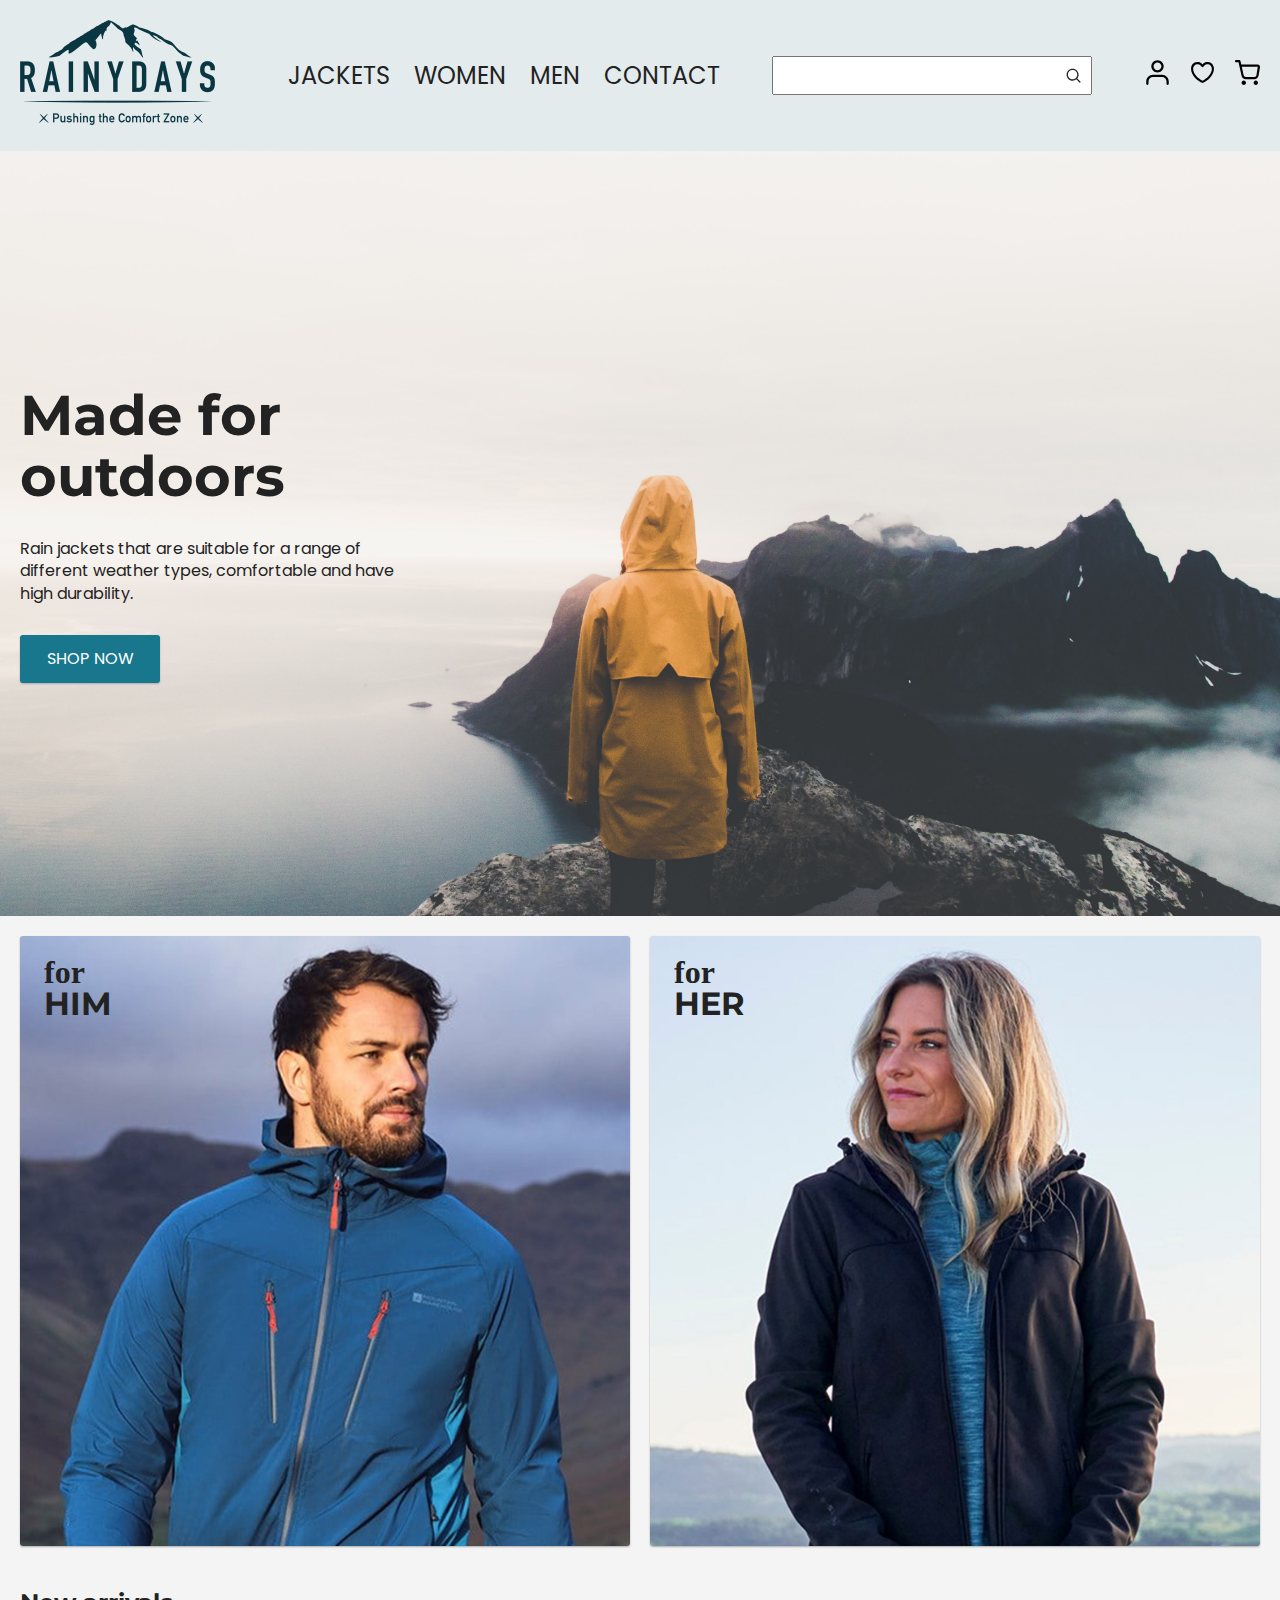
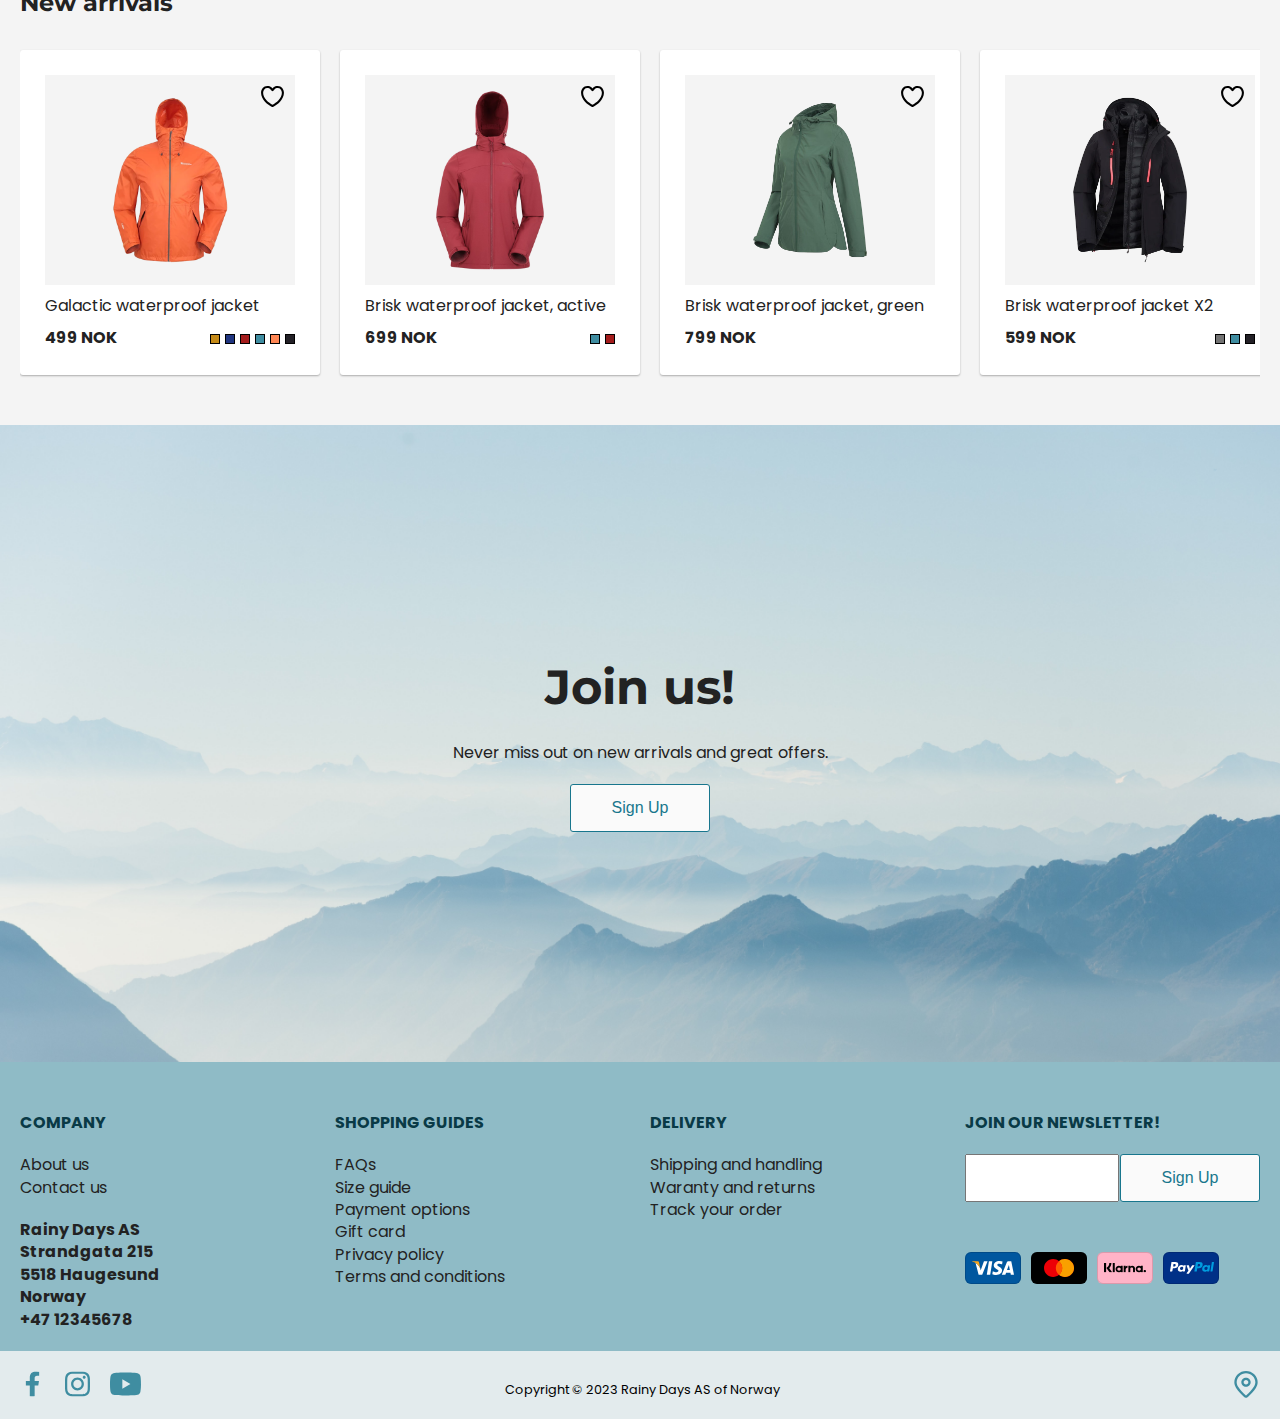
<file: index.html>
<!DOCTYPE html>
<html lang="en">
<head>
  <meta charset="UTF-8">
  <meta http-equiv="X-UA-Compatible" content="IE=edge">
  <meta name="viewport" content="width=device-width, initial-scale=1.0">
  <meta name="description" content="Rain jackets, for men and women, that are suitable for a range of different weather types">
  <title>Rainy Days | Home</title>
  <link href="/css/style.css" rel="stylesheet">
  <link rel="preconnect" href="https://fonts.googleapis.com">
  <link rel="preconnect" href="https://fonts.gstatic.com" crossorigin>
  <link href="https://fonts.googleapis.com/css2?family=Calligraffitti&family=Montserrat:ital,wght@0,400;0,700;0,800;1,700&family=Poppins:wght@300;400;700&display=swap" rel="stylesheet">
</head>

<body>
  <header>
    <div class="content-box">
      <a href="/index.html" class="logo">
        <img src="/images/resized/logo_RainyDays.png" class="logo_image" alt="Rainy Days logo">
      </a>
        <input type="checkbox" id="menu-checkbox">
        <label for="menu-checkbox" class="hamburger-icon mobile-icons"><img src="/icons/hamburger-icon.svg" alt="hamburger-menu icon"></label>
        <img src="/icons/search-light.svg" class="mobile-icons" alt="search light icon">
      <nav>
        <ul>
          <li><a href="/category/jackets-all.html">Jackets</a></li>
          <li><a href="/category/jackets-for-women.html">Women</a></li>
          <li><a href="/category/jackets-for-men.html">Men</a></li>
          <li><a href="/contact.html">Contact</a></li>
          <li class="nav-about"><a href="/about.html" >About</a></li>
          <li class="nav-favorites"><a href="#" >Favorites</a></li>
        </ul>
      </nav>
      <div class="search">
        <input type="text" class="search-input" aria-label="search-input">
        <img src="/icons/search-light.svg" alt="search light icon">
      </div>
      <div class="header-icons">
        <img src="/icons/login-icon.svg" class="green-icon" alt="login icon">
        <img src="/icons/heart-icon.svg" class="heart-icon" alt="Heart icon for favorites">
        <a href="/checkout.html"><img src="/icons/cart-icon.svg" class="green-icon" alt="cart icon"></a>
      </div>
    </div>
  </header>

  <main>
    <section class="welcome">
      <div class="content-box">
        <div class="shop-welcome">
          <h1>Made for outdoors</h1>
          <p>Rain jackets that are suitable for a range of different weather types, comfortable and have high durability.</p>
          <a href="/category/jackets-all.html" class="button">Shop now</a>
        </div>
      </div>
    </section>

    <section>
      <div class="content-box">
        <div class="homepage-teasers">
          <a href="category/jackets-for-men.html">
            <img src="images/resized/for-him.jpg" class="for-him_image" alt="Man in a blue jacket. Teaser for the men category">
            <div class="teaser-text">
              <h2 class="text-calligraffitti"><span>for</span>HIM</h2>
            </div> 
          </a>   
        </div>
        <div class="homepage-teasers">
          <a href="category/jackets-for-women.html">
            <img src="images/resized/for-her.jpg" class="for-her_image" alt="Woman in a black jacket. Teaser for the men category">
            <div class="teaser-text">
              <h2 class="text-calligraffitti"><span>for</span>HER</h2>
            </div>
          </a>
        </div>
      </div>
    </section>
    
    <section>
      <div class="content-box">
        <h3>New arrivals</h3>

      
        <div class="scroll-bar">

          <a href="/products/scott-waterproof-jacket.html" class="product-card">
            <div class="product-window">
              <img src="/images/resized/galactic-wp-jacket.png" class="jacket_image" alt="An orange waterproof jacket from Galactic">
              <img src="/icons/heart-icon.svg" class="heart-icon" alt="heart icon for favorites">
            </div>
            <p>Galactic waterproof jacket</p>
            <div class="flex-container">
              <p class="price">499 NOK</p>
              <div class="flex-container">
                <div class="box mustard"></div>
                <div class="box dark-blue"></div>
                <div class="box red"></div>
                <div class="box turquoise"></div>
                <div class="box peach"></div>
                <div class="box black"></div>
              </div>
            </div>
          </a>

          <a href="/products/scott-waterproof-jacket.html" class="product-card">
            <div class="product-window">
              <img src="/images/resized/brisk-wp-active.png" class="jacket_image" alt="A thin, red waterproof jacket from Brisk">
              <img src="/icons/heart-icon.svg" class="heart-icon" alt="heart icon for favorites">
            </div>
            <p>Brisk waterproof jacket, active</p>
            <div class="flex-container">
              <p class="price">699 NOK</p>
              <div class="flex-container">
                <div class="box turquoise"></div>
                <div class="box red"></div>
              </div>
            </div>
          </a>
          
          <a href="/products/scott-waterproof-jacket.html" class="product-card">
            <div class="product-window">
              <img src="/images/resized/brisk-wp-jacket-green.png" class="jacket_image" alt="A green waterproof jacket from Brisk">
              <img src="/icons/heart-icon.svg" class="heart-icon" alt="heart icon for favorites">
            </div>
            <p>Brisk waterproof jacket, green</p>
            <div class="flex-container">
              <p class="price">799 nok</p>
            </div>
          </a>

          <a href="/products/scott-waterproof-jacket.html" class="product-card">
            <div class="product-window">
              <img src="/images/resized/brisk-wp-jacket-x2.png" class="jacket_image" alt="A black waterproof jacket from Brisk">
              <img src="/icons/heart-icon.svg" class="heart-icon" alt="heart icon for favorites">
            </div>
            <p>Brisk waterproof jacket X2</p>
            <div class="flex-container">
              <p class="price">599 nok</p>
              <div class="flex-container">
                <div class="box grey"></div>
                <div class="box turquoise"></div>
                <div class="box black"></div>
              </div>
            </div>
          </a>

          <a href="/products/scott-waterproof-jacket.html" class="product-card">
            <div class="product-window">
              <img src="/images/resized/galactic-ski-jacket.png" class="jacket_image" alt="A white and blue winter jacket from Galactic">
              <img src="/icons/heart-icon.svg" class="heart-icon" alt="heart icon for favorites">
            </div>
            <p>Galactic ski jacket</p>
            <div class="flex-container">
              <p class="price">599 nok</p>
              <div class="flex-container">
                <div class="box grey"></div>
                <div class="box blue"></div>
                <div class="box red"></div>
              </div>
            </div>
          </a>

          <a href="/products/scott-waterproof-jacket.html" class="product-card">
            <div class="product-window">
              <img src="/images/resized/scott-wp-jacket.png" class="jacket_image" alt="A black jacket from Scott with white and yellow details">
              <img src="/icons/heart-icon.svg" class="heart-icon" alt="heart icon for favorites">
            </div>
            <p>Scott waterproof jacket</p>
            <div class="flex-container">
              <p class="price">899 nok</p>
              <div class="flex-container">
                <div class="box light-grey"></div>
                <div class="box yellow"></div>
                <div class="box black"></div>
              </div>
            </div>
          </a>

          <a href="/products/scott-waterproof-jacket.html" class="product-card">
            <div class="product-window">
              <img src="/images/resized/galactic-rain-jacket.png" class="jacket_image" alt="A yellow rain jacket from Galactic">
              <img src="/icons/heart-icon.svg" class="heart-icon" alt="heart icon for favorites">
            </div>
            <p>Galactic rain jacket</p>
            <div class="flex-container">
              <p class="price">799 NOK</p>
            </div>
          </a>

        </div> 
      </div>
    </section> 

    <section class="signup_background">
      <div class="signup-content">
        <h3>Join us!</h3>
        <p>Never miss out on new arrivals and great offers.</p>
        <button class="secondary" id="signup-btn">Sign up</button>
      </div>
    </section>
  </main>

  <footer>
    <div class="content-box footer-content">
      <div>
        <p>COMPANY</p>
        <ul>
          <li><a href="/about.html">About us</a></li>
          <li><a href="/contact.html">Contact us</a></li>
        </ul>
        <ul class="footer-address">  
          <li>Rainy Days AS</li>
          <li>Strandgata 215</li>
          <li>5518 Haugesund</li>
          <li>Norway</li>
          <li>+47 12345678</li>
        </ul>
      </div>
      <div>
        <p>SHOPPING GUIDES</p>
        <ul>
          <li>FAQs</li>
          <li>Size guide</li>
          <li>Payment options</li>
          <li>Gift card</li>
          <li>Privacy policy</li>
          <li>Terms and conditions</li>
        </ul>
      </div>
      <div>
        <p>DELIVERY</p>
        <ul>
          <li>Shipping and handling</li>
          <li>Waranty and returns</li>
          <li>Track your order</li>
        </ul>
      </div>
      <div>
        <p>JOIN OUR NEWSLETTER!</p>
        <div class="footer-div flex-input">
          <input type="email" class="newsletter" aria-label="newsletter">
          <button class="secondary">Sign up</button>
        </div>
        <div class="footer-div payment-icons">
          <img src="/icons/visa.svg" class="visa" alt="visa card icon">
          <img src="/icons/mastercard.svg" class="mastercard" alt="mastercard icon">
          <img src="/icons/klarna.svg" class="klarna" alt="klarna icon">
          <img src="/icons/paypal.svg" class="paypal" alt="PayPal icon">
        </div>
      </div>
    </div>
    <div class="bottom-line">
      <div class="content-box">
        <div class="bottom-icons">
          <img src="/icons/facebook-mono.svg" alt="Facebook icon">
          <img src="/icons/instagram-mono.svg" alt="instagram icon">
          <img src="/icons/youtube.svg" alt="YouTube icon">
        </div>
        <a class="map-pin" href="/contact.html" ><img src="/icons/map-pin-light.svg" alt="map-pin icon"></a>
        <p class="copyright">Copyright &copy; 2023 Rainy Days AS of Norway</p>
      </div>
    </div>
  </footer>
</body>
</html>
</file>
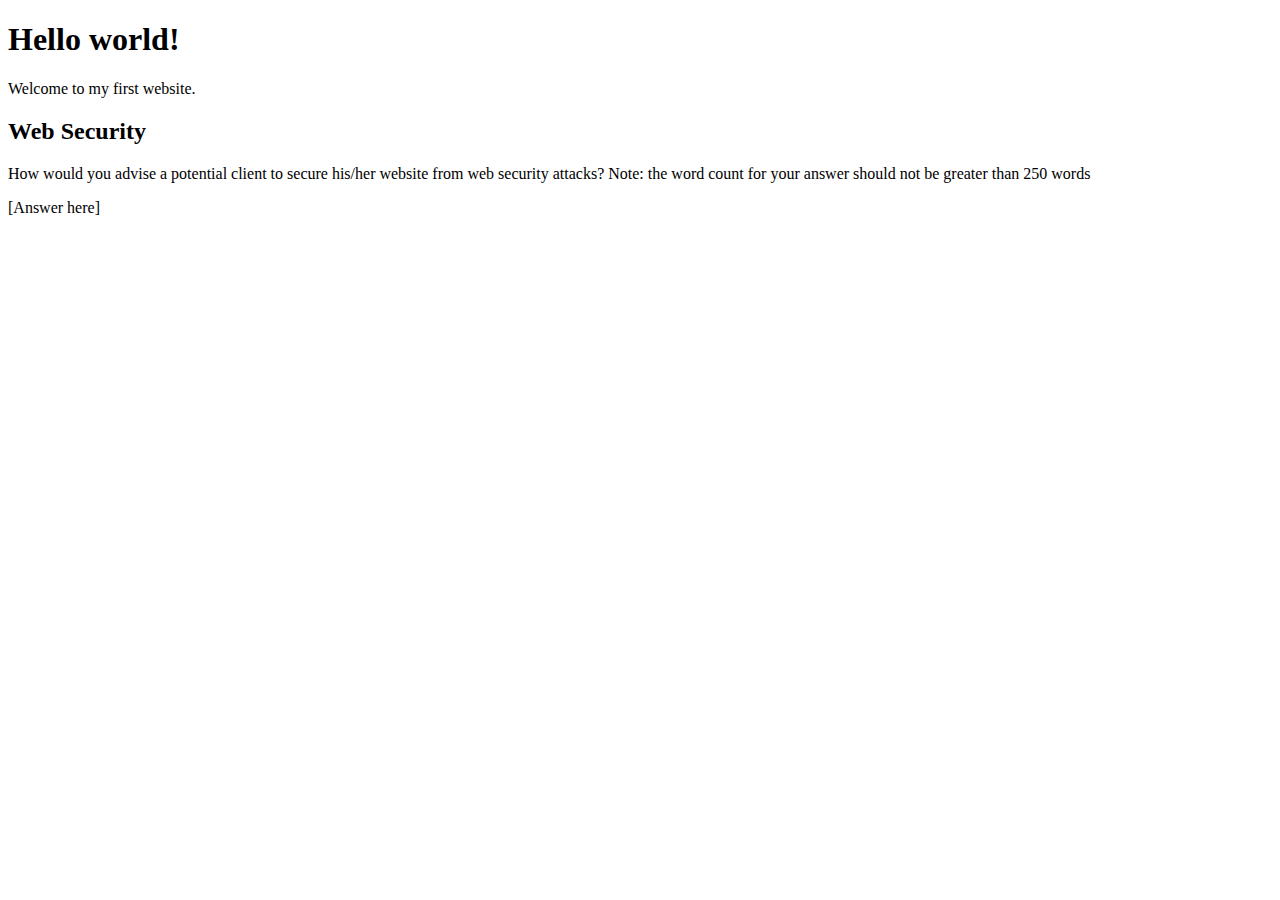
<file: .github/index.html>
<!DOCTYPE html>
<html>
  <head>
    <title>My first website</title>
  </head>
  <body>
    <h1>Hello world!</h1>
    <p>Welcome to my first website.</p>
    <h2>Web Security</h2>
    <p id="web-security-question">How would you advise a potential client to secure his/her website from web security attacks? Note: the word count for your answer should not be greater than 250 words</p>
    <p id="web-security-answer">[Answer here]</p>
  </body>
</html>
</file>
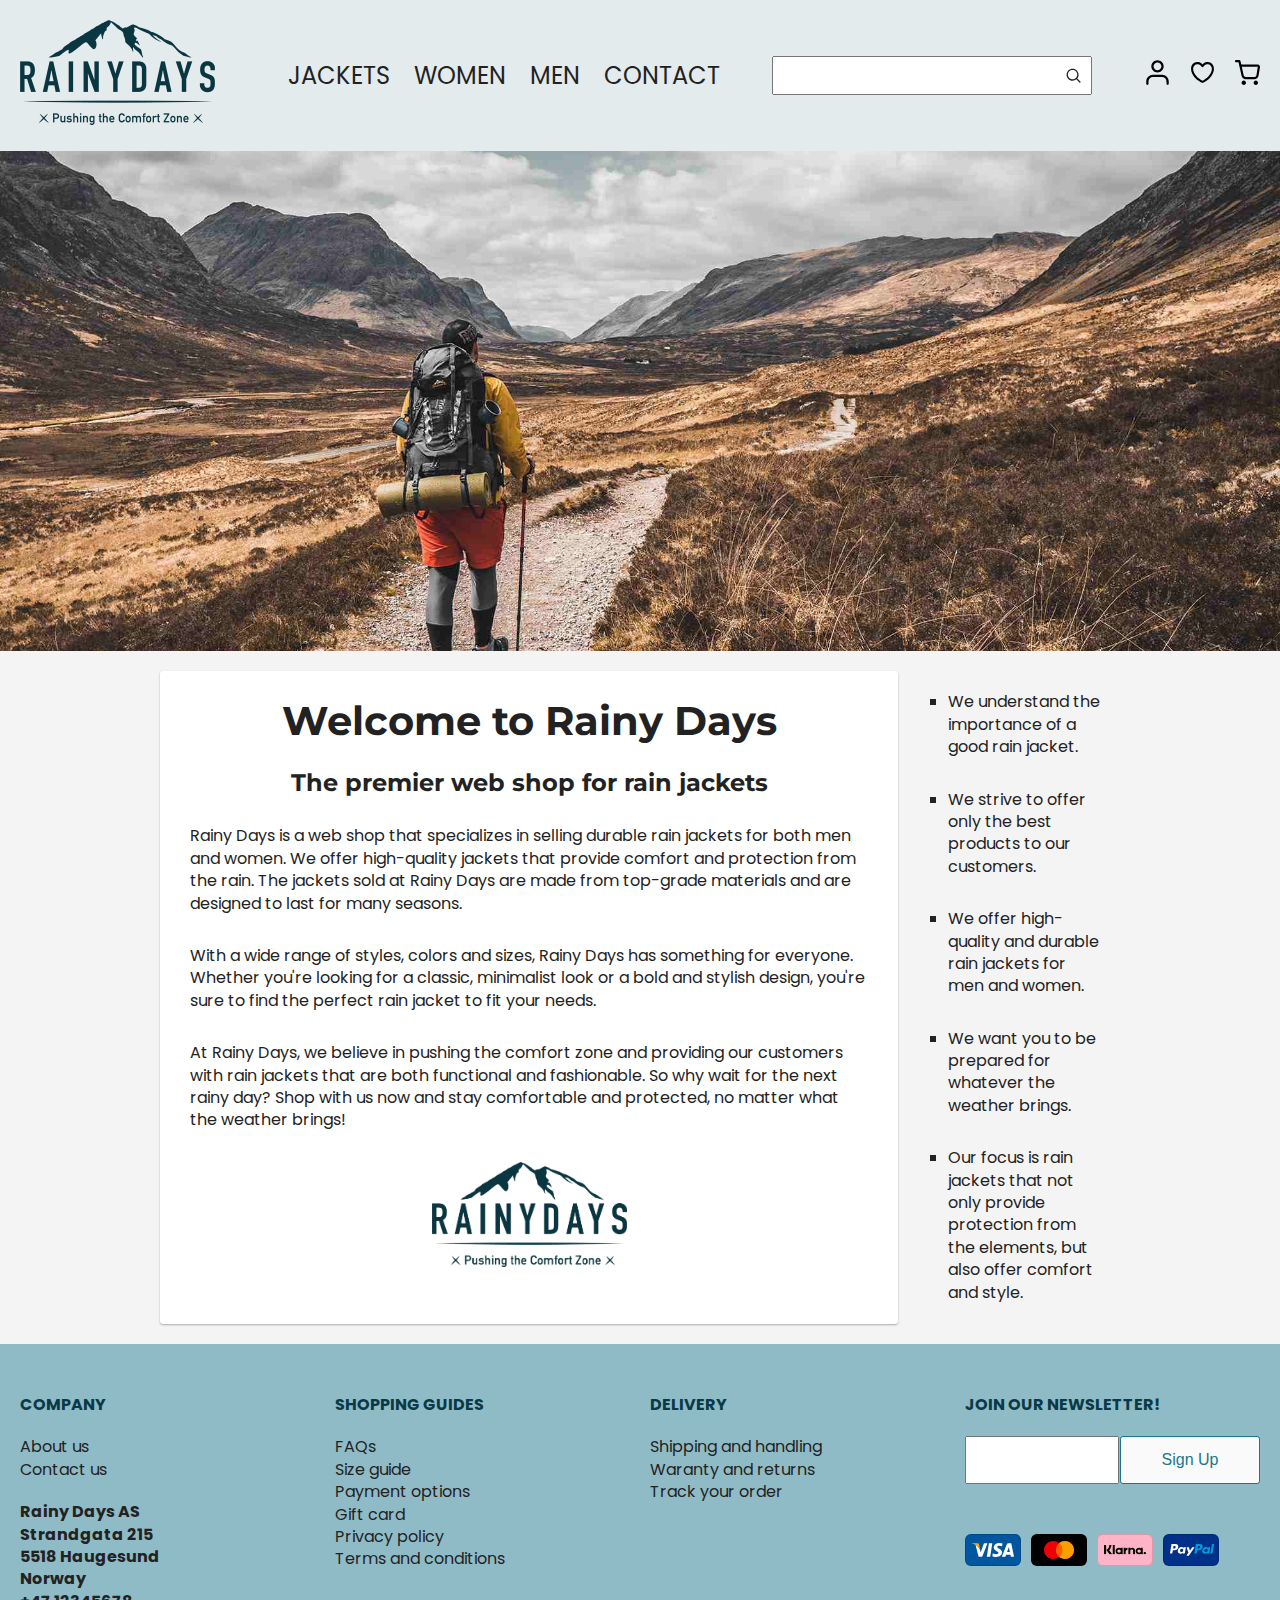
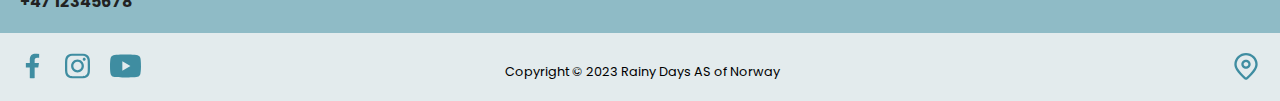
<file: about.html>
<!DOCTYPE html>
<html lang="en">
<head>
  <meta charset="UTF-8">
  <meta http-equiv="X-UA-Compatible" content="IE=edge">
  <meta name="viewport" content="width=device-width, initial-scale=1.0">
  <meta name="description" content="Rain jackets that are suitable for a range of different weather types">
  <title>Rainy Days | About</title>
  <link href="/css/style.css" rel="stylesheet">
  <link rel="preconnect" href="https://fonts.googleapis.com">
  <link rel="preconnect" href="https://fonts.gstatic.com" crossorigin>
  <link href="https://fonts.googleapis.com/css2?family=Calligraffitti&family=Montserrat:ital,wght@0,400;0,700;0,800;1,700&family=Poppins:wght@300;400;700&display=swap" rel="stylesheet">
</head>

<body>
  <header>
    <div class="content-box">
      <a href="/index.html" class="logo">
        <img src="/images/resized/logo_RainyDays.png" class="logo_image" alt="Rainy Days logo">
      </a>
        <input type="checkbox" id="menu-checkbox">
        <label for="menu-checkbox" class="hamburger-icon mobile-icons"><img src="/icons/hamburger-icon.svg" alt="hamburger-menu icon"></label>
        <img src="/icons/search-light.svg" class="mobile-icons" alt="search-light icon">
      <nav>
        <ul>
          <li><a href="/category/jackets-all.html">Jackets</a></li>
          <li><a href="/category/jackets-for-women.html">Women</a></li>
          <li><a href="/category/jackets-for-men.html">Men</a></li>
          <li><a href="/contact.html">Contact</a></li>
          <li class="nav-about"><a href="/about.html" class="current">About</a></li>
          <li class="nav-favorites"><a href="#" >Favorites</a></li>
        </ul>
      </nav>
      <div class="search">
        <input type="text" class="search-input" aria-label="search-input">
        <img src="/icons/search-light.svg" alt="search-light icon">
      </div>
      <div class="header-icons">
        <img src="/icons/login-icon.svg" class="green-icon" alt="login icon">
        <img src="/icons/heart-icon.svg" class="heart-icon" alt="Heart icon for favorites">
        <a href="/checkout.html"><img src="/icons/cart-icon.svg" class="green-icon" alt="cart icon"></a>
      </div>
    </div>
  </header>

  
  <div class="about_image"></div>
   
  <main>
    <section>
      <div class="content-box smaller-container">
        <div class="about-content">
          <div class="about-text">
            <h1>Welcome to Rainy Days</h1>
            <h2>The premier web shop for rain jackets</h2>
            <p>
              Rainy Days is a web shop that specializes in selling durable rain jackets for both men and women. We offer high-quality jackets that provide comfort and protection from the rain. The jackets sold at Rainy Days are made from top-grade materials and are designed to last for many seasons.
            </p>
            <p>
              With a wide range of styles, colors and sizes, Rainy Days has something for everyone. Whether you're looking for a classic, minimalist look or a bold and stylish design, you're sure to find the perfect rain jacket to fit your needs.
            </p>
            <p>
              At Rainy Days, we believe in pushing the comfort zone and providing our customers with rain jackets that are both functional and fashionable. 
              So why wait for the next rainy day? Shop with us now and stay comfortable and protected, no matter what the weather brings!
            </p>
            <div class="about-logo">
              <img src="/images/logo_RainyDays.png" class="logo_image" alt="Rainy Days logo">
            </div>
          </div>
        

          <div>
            <ul class="about-list">
              <li>We understand the
                importance of a
                good rain jacket.
              </li>
              <li>We strive to offer
                only the best products
                to our customers.
              </li>
              <li>We offer high-quality
                and durable rain jackets
                for men and women.
              </li>
              <li>We want you to be
                prepared for whatever
                the weather brings.
              </li>
              <li>Our focus is rain jackets
                that not only provide
                protection from the
                elements, but also offer
                comfort and style.
              </li>
            </ul>
          </div>
        </div>
      </div>
    </section>
  </main>

  
  <footer>
    <div class="content-box footer-content">
      <div>
        <p>COMPANY</p>
        <ul>
          <li><a href="/about.html">About us</a></li>
          <li><a href="/contact.html">Contact us</a></li>
        </ul>
        <ul class="footer-address">  
          <li>Rainy Days AS</li>
          <li>Strandgata 215</li>
          <li>5518 Haugesund</li>
          <li>Norway</li>
          <li>+47 12345678</li>
        </ul>
      </div>
      <div>
        <p>SHOPPING GUIDES</p>
        <ul>
          <li>FAQs</li>
          <li>Size guide</li>
          <li>Payment options</li>
          <li>Gift card</li>
          <li>Privacy policy</li>
          <li>Terms and conditions</li>
        </ul>
      </div>
      <div>
        <p>DELIVERY</p>
        <ul>
          <li>Shipping and handling</li>
          <li>Waranty and returns</li>
          <li>Track your order</li>
        </ul>
      </div>
      <div>
        <p>JOIN OUR NEWSLETTER!</p>
        <div class="footer-div flex-input">
          <input type="email" class="newsletter" aria-label="newsletter">
          <button class="secondary">Sign up</button>
        </div>
        <div class="footer-div payment-icons">
          <img src="/icons/visa.svg" class="visa" alt="visa card icon">
          <img src="/icons/mastercard.svg" class="mastercard" alt="mastercard icon">
          <img src="/icons/klarna.svg" class="klarna" alt="klarna icon">
          <img src="/icons/paypal.svg" class="paypal" alt="PayPal icon">
        </div>
      </div>
    </div>
    <div class="bottom-line">
      <div class="content-box">
        <div class="bottom-icons">
          <img src="/icons/facebook-mono.svg" alt="Facebook icon">
          <img src="/icons/instagram-mono.svg" alt="instagram icon">
          <img src="/icons/youtube.svg" alt="YouTube icon">
        </div>
        <a class="map-pin" href="/contact.html" ><img src="/icons/map-pin-light.svg" alt="map-pin icon"></a>
        <p class="copyright">Copyright &copy; 2023 Rainy Days AS of Norway</p>
      </div>
    </div>
  </footer>
</body>
</html>
</file>
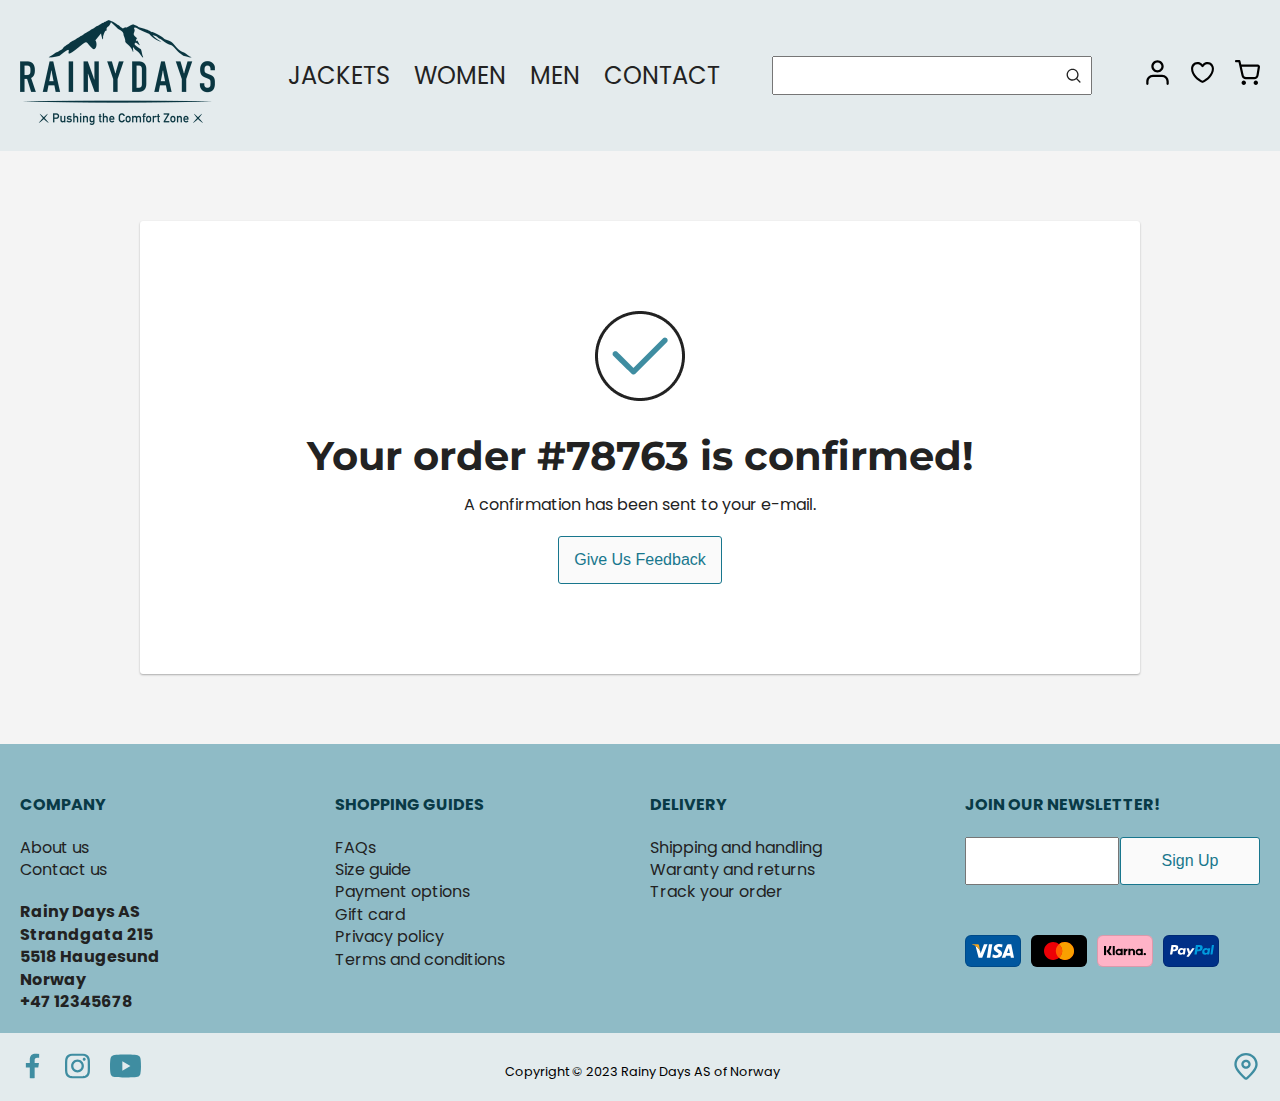
<file: checkout-success.html>
<!DOCTYPE html>
<html lang="en">
<head>
  <meta charset="UTF-8">
  <meta http-equiv="X-UA-Compatible" content="IE=edge">
  <meta name="viewport" content="width=device-width, initial-scale=1.0">
  <meta name="description" content="Rain jackets that are suitable for a range of different weather types">
  <title>Rainy Days | Checkout success</title>
  <link href="/css/style.css" rel="stylesheet">
  <link rel="preconnect" href="https://fonts.googleapis.com">
  <link rel="preconnect" href="https://fonts.gstatic.com" crossorigin>
  <link href="https://fonts.googleapis.com/css2?family=Calligraffitti&family=Montserrat:ital,wght@0,400;0,700;0,800;1,700&family=Poppins:wght@300;400;700&display=swap" rel="stylesheet">
</head>

<body>
  <header>
    <div class="content-box">
      <a href="/index.html" class="logo">
        <img src="/images/resized/logo_RainyDays.png" class="logo_image" alt="Rainy Days logo">
      </a>
        <input type="checkbox" id="menu-checkbox">
        <label for="menu-checkbox" class="hamburger-icon mobile-icons"><img src="/icons/hamburger-icon.svg" alt="hamburger-menu icon"></label>
        <img src="/icons/search-light.svg" class="mobile-icons" alt="search-light icon">
      <nav>
        <ul>
          <li><a href="/category/jackets-all.html">Jackets</a></li>
          <li><a href="/category/jackets-for-women.html">Women</a></li>
          <li><a href="/category/jackets-for-men.html">Men</a></li>
          <li><a href="/contact.html">Contact</a></li>
          <li class="nav-about"><a href="/about.html" >About</a></li>
          <li class="nav-favorites"><a href="#" >Favorites</a></li>
        </ul>
      </nav>
      <div class="search">
        <input type="text" class="search-input" aria-label="search-input">
        <img src="/icons/search-light.svg" alt="search-light icon">
      </div>
      <div class="header-icons">
        <img src="/icons/login-icon.svg" class="green-icon" alt="login icon">
        <img src="/icons/heart-icon.svg" class="heart-icon" alt="Heart icon for favorites">
        <a href="/checkout.html"><img src="/icons/cart-icon.svg" class="green-icon" alt="cart icon"></a>
      </div>
    </div>
  </header>

  <main>
    <section>
      <div class="content-box">
        <div class="checkout-success">
          <img src="/icons/check_success.png" alt="checkmark icon">
          <h1>Your order #78763 is confirmed!</h1>
          <p>A confirmation has been sent to your e-mail.</p>
          <button class="secondary">Give us feedback</button>
        </div>
      </div>
    </section>
  </main>

  <footer>
    <div class="content-box footer-content">
      <div>
        <p>COMPANY</p>
        <ul>
          <li><a href="/about.html">About us</a></li>
          <li><a href="/contact.html">Contact us</a></li>
        </ul>
        <ul class="footer-address">  
          <li>Rainy Days AS</li>
          <li>Strandgata 215</li>
          <li>5518 Haugesund</li>
          <li>Norway</li>
          <li>+47 12345678</li>
        </ul>
      </div>
      <div>
        <p>SHOPPING GUIDES</p>
        <ul>
          <li>FAQs</li>
          <li>Size guide</li>
          <li>Payment options</li>
          <li>Gift card</li>
          <li>Privacy policy</li>
          <li>Terms and conditions</li>
        </ul>
      </div>
      <div>
        <p>DELIVERY</p>
        <ul>
          <li>Shipping and handling</li>
          <li>Waranty and returns</li>
          <li>Track your order</li>
        </ul>
      </div>
      <div>
        <p>JOIN OUR NEWSLETTER!</p>
        <div class="footer-div flex-input">
          <input type="email" class="newsletter" aria-label="newsletter">
          <button class="secondary">Sign up</button>
        </div>
        <div class="footer-div payment-icons">
          <img src="/icons/visa.svg" class="visa" alt="visa card icon">
          <img src="/icons/mastercard.svg" class="mastercard" alt="mastercard icon">
          <img src="/icons/klarna.svg" class="klarna" alt="klarna icon">
          <img src="/icons/paypal.svg" class="paypal" alt="PayPal icon">
        </div>
      </div>
    </div>
    <div class="bottom-line">
      <div class="content-box">
        <div class="bottom-icons">
          <img src="/icons/facebook-mono.svg" alt="Facebook icon">
          <img src="/icons/instagram-mono.svg" alt="instagram icon">
          <img src="/icons/youtube.svg" alt="YouTube icon">
        </div>
        <a class="map-pin" href="/contact.html" ><img src="/icons/map-pin-light.svg" alt="map-pin icon"></a>
        <p class="copyright">Copyright &copy; 2023 Rainy Days AS of Norway</p>
      </div>
    </div>
  </footer>
</body>
</html>
</file>
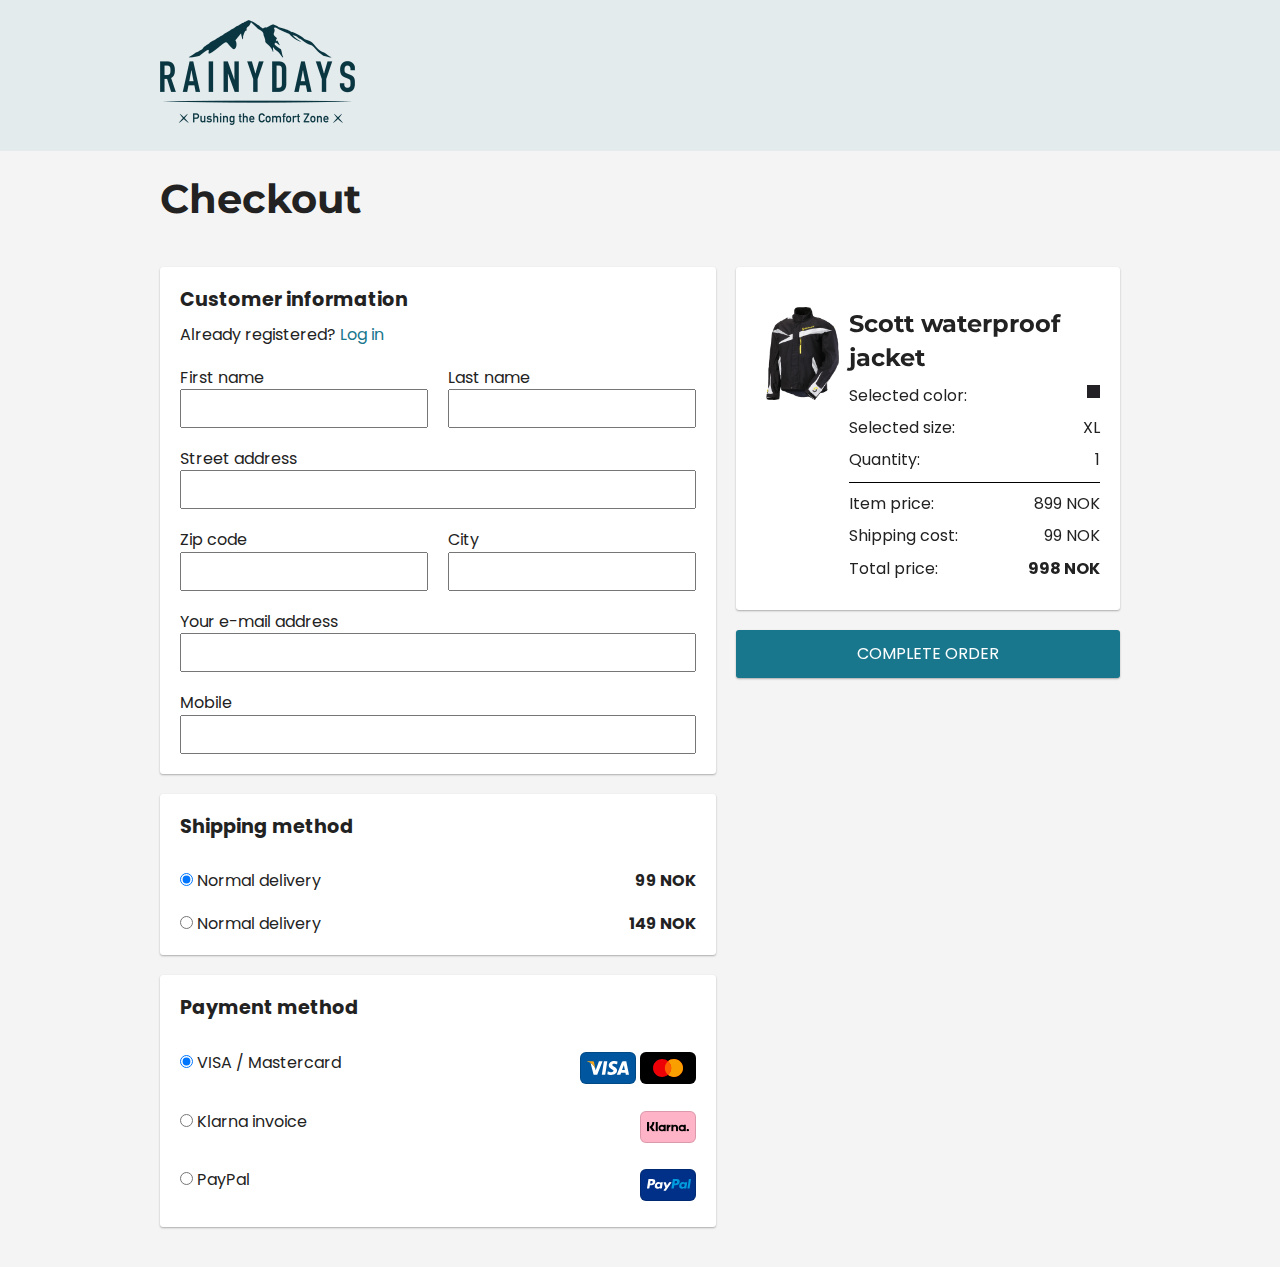
<file: checkout.html>
<!DOCTYPE html>
<html lang="en">
<head>
  <meta charset="UTF-8">
  <meta http-equiv="X-UA-Compatible" content="IE=edge">
  <meta name="viewport" content="width=device-width, initial-scale=1.0">
  <meta name="description" content="">
  <title>Rainy Days | Checkout</title>
  <link href="/css/style.css" rel="stylesheet">
  <link rel="preconnect" href="https://fonts.googleapis.com">
  <link rel="preconnect" href="https://fonts.gstatic.com" crossorigin>
  <link href="https://fonts.googleapis.com/css2?family=Calligraffitti&family=Montserrat:ital,wght@0,400;0,700;0,800;1,700&family=Poppins:wght@300;400;700&display=swap" rel="stylesheet">
</head>

<body>
  <header>
    <div class="content-box checkout-header">
      <a href="/index.html" class="logo">
        <img src="/images/resized/logo_RainyDays.png" class="logo_image" alt="Rainy Days logo">
      </a>
    </div>
  </header>

  <section>
    <div class="content-box checkout-wrapper">
      <h1>Checkout</h1>
    </div>
  </section>
  <section>
    <div class="content-box checkout-wrapper">
      <form>
        <div class="fieldset-background">
          <fieldset>
            <legend>Customer information</legend>
            <p>Already registered? <a href="#">Log in</a></p>
            <div class="checkout-input">
              <div>
                <label for="first-name" >First name</label>
                <input type="text" name="first-name" id="first-name">
              </div>
              <div>
                <label for="last-name" >Last name</label>
                <input type="text" name="last-name" id="last-name">
              </div>
              <div class="input-long">
                <label for="street-address" >Street address</label>
                <input type="text" name="street-address" id="street-address">
              </div>
              <div>
                <label for="zip-code" >Zip code</label>
                <input type="text" name="zip-code" id="zip-code">
              </div>
              <div>
                <label for="city" >City</label>
                <input type="text" name="city" id="city">
              </div>
              <div class="input-long">
                <label for="email" >Your e-mail address</label>
                <input type="email" name="email" id="email">
              </div>
              <div class="input-long">
                <label for="mobile" >Mobile</label>
                <input type="tel" name="mobile" id="mobile">
              </div>
            </div>
          </fieldset>
        </div>

        <div class="fieldset-background">
          <fieldset>
            <legend>Shipping method</legend>
            <div class="summary-layout">
              <div>
                <input type="radio" value="normal-delivery" name="Shipping method" id="normal-delivery" checked>
                <label for="normal-delivery">Normal delivery</label>
              </div>
              <div class="align-right">
                <p class="price">99 NOK</p>
              </div>
            </div>
            <div class="summary-layout"> 
              <div>
                <input type="radio" value="express-delivery" name="Shipping method" id="express-delivery">
                <label for="express-delivery">Normal delivery</label>
              </div>
              <div class="align-right">
                <p class="price">149 NOK</p>
              </div>
            </div>
          </fieldset>
        </div>

        <div class="fieldset-background">
          <fieldset>
            <legend>Payment method</legend>
            <div class="summary-layout">
              <div>
                <input type="radio" value="visa-mastercard" name="Payment method" id="visa-mastercard" checked>
                <label for="visa-mastercard">VISA / Mastercard</label>
              </div>
              <div class="align-right">
                <img src="/icons/visa.svg" alt="visa card icon">
                <img src="/icons/mastercard.svg" alt="mastercard icon">
              </div>
            </div>
            <div class="summary-layout"> 
              <div>
                <input type="radio" value="klarna" name="Payment method" id="klarna">
                <label for="klarna">Klarna invoice</label>
              </div>
              <div class="align-right">
                <img src="/icons/klarna.svg" alt="klarna icon">
              </div>
            </div>
            <div class="summary-layout"> 
              <div>
                <input type="radio" value="paypal" name="Payment method" id="paypal">
                <label for="paypal">PayPal</label>
              </div>
              <div class="align-right">
                <img src="/icons/paypal.svg" alt="PayPal icon">
              </div>
            </div>
          </fieldset>
        </div>
        
      </form>

      <div class="sticky">
        <div class="checkout-summary">
          <div class="summary-layout">
            <div>
              <img src="/images/resized/scott-wp-jacket.png" class="jacket_image" alt="A black waterproof jacket with white details from Scott">
            </div>
            <div>
              <div>
                <h1>Scott waterproof jacket</h1>
              </div>
              <div>
                <ul class="added-to-cart">
                  <li>Selected color:<div class="box black"></div></li>
                  <li>Selected size:<div>XL</div></li>            
                  <li>Quantity: <div>1</div></li>
                </ul> 
              </div>
              <div class="line"></div>
              <div>
                <ul class="added-to-cart">
                  <li>Item price: <div>899 NOK</div></li>
                  <li>Shipping cost: <div>99 NOK</div></li>
                  <li>Total price: <div class="price">998 NOK</div></li>
                </ul>
              </div>
            </div>
          </div>
        </div>
        <div>
          <a href="/checkout-success.html" class="button checkout-button">Complete order</a>
        </div>
      </div>
    </div>
  </section>

  <footer>
   
  </footer>
</body>
</html>
</file>
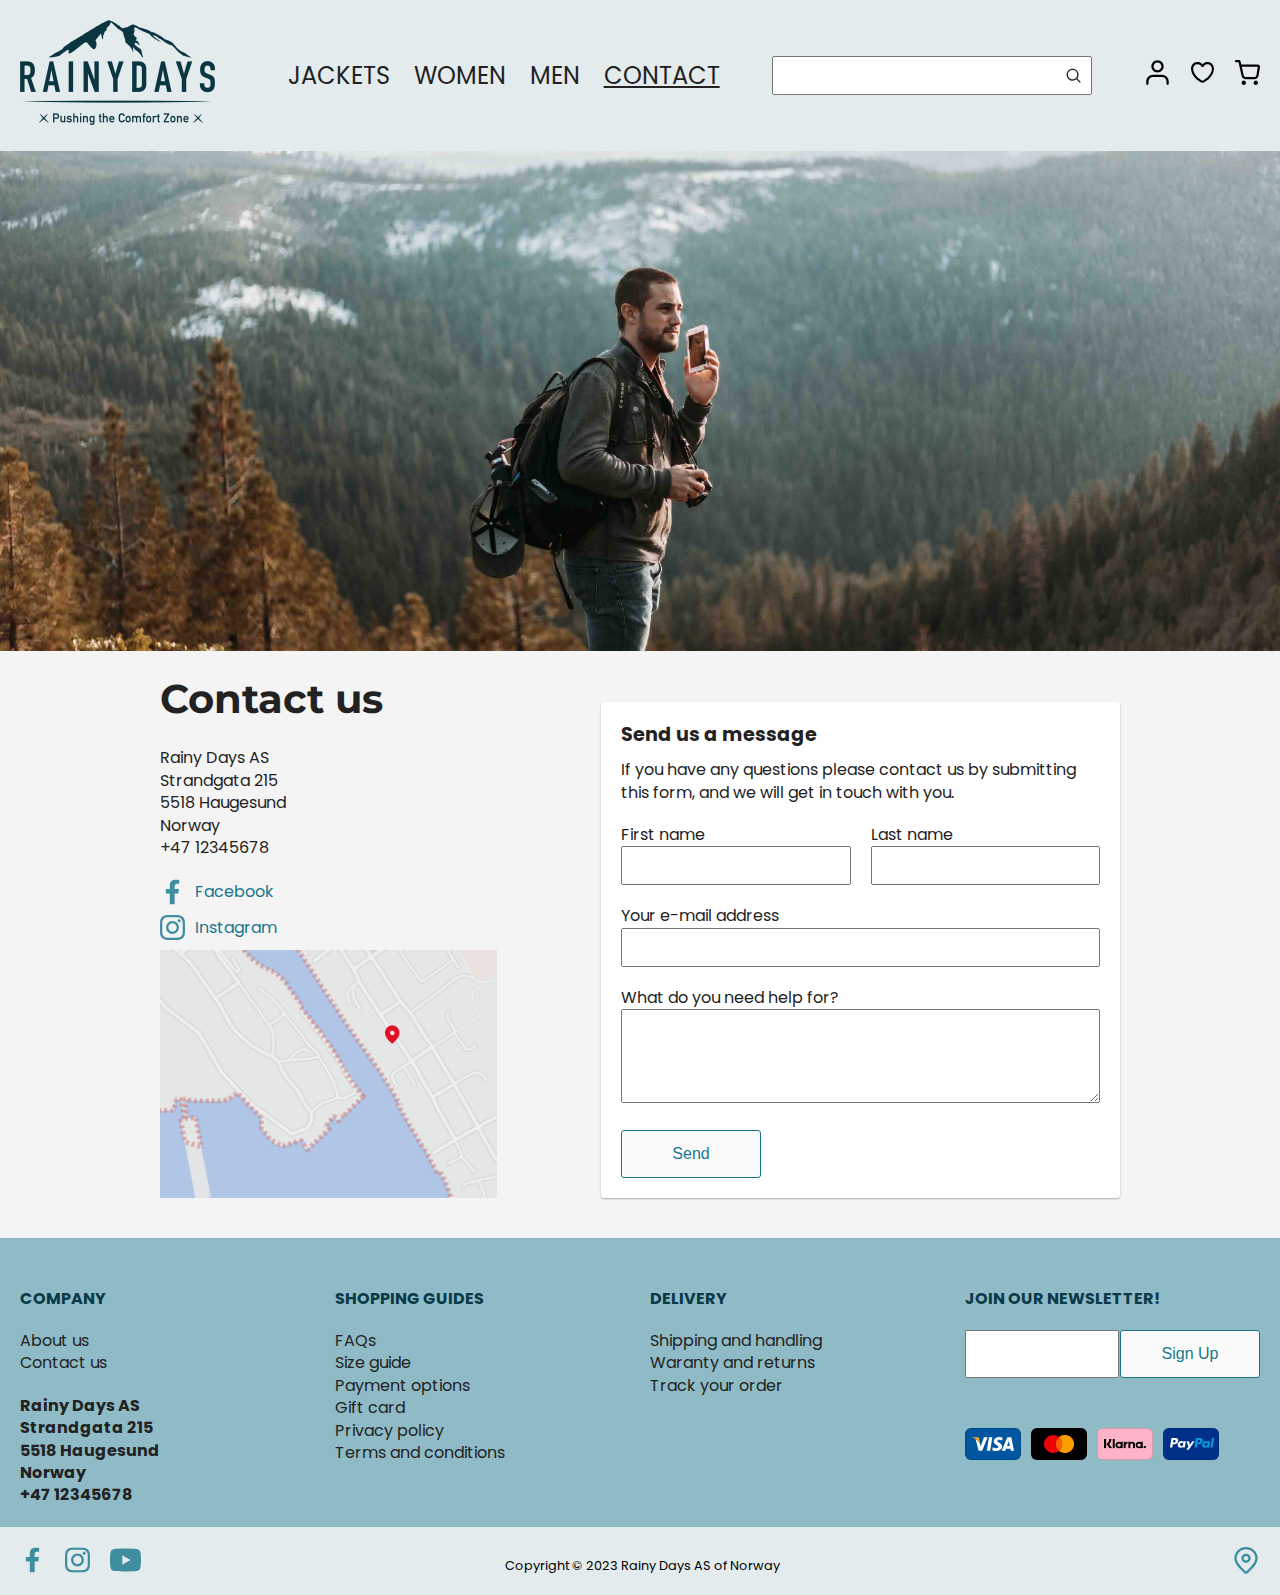
<file: contact.html>
<!DOCTYPE html>
<html lang="en">
<head>
  <meta charset="UTF-8">
  <meta http-equiv="X-UA-Compatible" content="IE=edge">
  <meta name="viewport" content="width=device-width, initial-scale=1.0">
  <meta name="description" content="Rainy Days contact page. Send us a message or call us if you have any questions.">
  <title>Rainy Days | Contact</title>
  <link href="/css/style.css" rel="stylesheet">
  <link rel="preconnect" href="https://fonts.googleapis.com">
  <link rel="preconnect" href="https://fonts.gstatic.com" crossorigin>
  <link href="https://fonts.googleapis.com/css2?family=Calligraffitti&family=Montserrat:ital,wght@0,400;0,700;0,800;1,700&family=Poppins:wght@300;400;700&display=swap" rel="stylesheet">
</head>

<body>
  <header>
    <div class="content-box">
      <a href="/index.html" class="logo">
        <img src="/images/resized/logo_RainyDays.png" class="logo_image" alt="Rainy Days logo">
      </a>
        <input type="checkbox" id="menu-checkbox">
        <label for="menu-checkbox" class="hamburger-icon mobile-icons"><img src="/icons/hamburger-icon.svg" alt="hamburger-menu icon"></label>
        <img src="/icons/search-light.svg" class="mobile-icons" alt="search light icon">
      <nav>
        <ul>
          <li><a href="/category/jackets-all.html">Jackets</a></li>
          <li><a href="/category/jackets-for-women.html">Women</a></li>
          <li><a href="/category/jackets-for-men.html">Men</a></li>
          <li><a href="/contact.html" class="current">Contact</a></li>
          <li class="nav-about"><a href="/about.html" >About</a></li>
          <li class="nav-favorites"><a href="#" >Favorites</a></li>
        </ul>
      </nav>
      <div class="search">
        <input type="text" class="search-input" aria-label="search-input">
        <img src="/icons/search-light.svg" alt="search light icon">
      </div>
      <div class="header-icons">
        <img src="/icons/login-icon.svg" class="green-icon" alt="login icon">
        <img src="/icons/heart-icon.svg" class="heart-icon" alt="Heart icon for favorites">
        <a href="/checkout.html"><img src="/icons/cart-icon.svg" class="green-icon" alt="cart icon"></a>
      </div>
    </div>
  </header>

  
  <section class="contact_image"></section>
  <section>
    <div class="content-box smaller-container">
      <div>
        <h1>Contact us</h1>
        <div>
          <ul class="contact-info">
            <li>Rainy Days AS</li>
            <li>Strandgata 215</li>
            <li>5518 Haugesund</li>
            <li>Norway</li>
            <li>+47 12345678</li>
          </ul>
          <a href="#" class="some-link"><img src="/icons/facebook-mono.svg" alt="facebook icon">Facebook</a>
          <a href="#" class="some-link"><img src="/icons/instagram-mono.svg" alt="instagram icon">Instagram</a>
          <img src="/images/map.png" class="contact-map" alt="A map of the Rainy Days location">
        </div>
      </div>

      <div class="contact-wrapper">
        <form method="post">
          <div class="fieldset-background">
            <fieldset>
              <legend>Send us a message</legend>
              <p>If you have any questions please contact us by submitting this form, and we will get in touch with you.</p>
              <div class="contact-input">
                <div>
                  <label for="first-name">First name</label>
                  <input type="text" name="first name" id="first-name">
                </div>
                <div>
                  <label for="last-name">Last name</label>
                  <input type="text" name="last name" id="last-name">
                </div>
                <div class="input-long">
                  <label for="email">Your e-mail address</label>
                  <input type="email" name="email" id="email">
                </div>
                <div class="input-long">
                  <label for="message">What do you need help for?</label>
                  <textarea id="message" name="message"></textarea>
                </div>
              </div>
              <input type="button" value="Send" class="secondary">
            </fieldset>
          </div>
        </form>
      </div>
    </div>
  </section>
  
  <footer>
    <div class="content-box footer-content">
      <div>
        <p>COMPANY</p>
        <ul>
          <li><a href="/about.html">About us</a></li>
          <li><a href="/contact.html">Contact us</a></li>
        </ul>
        <ul class="footer-address">  
          <li>Rainy Days AS</li>
          <li>Strandgata 215</li>
          <li>5518 Haugesund</li>
          <li>Norway</li>
          <li>+47 12345678</li>
        </ul>
      </div>
      <div>
        <p>SHOPPING GUIDES</p>
        <ul>
          <li>FAQs</li>
          <li>Size guide</li>
          <li>Payment options</li>
          <li>Gift card</li>
          <li>Privacy policy</li>
          <li>Terms and conditions</li>
        </ul>
      </div>
      <div>
        <p>DELIVERY</p>
        <ul>
          <li>Shipping and handling</li>
          <li>Waranty and returns</li>
          <li>Track your order</li>
        </ul>
      </div>
      <div>
        <p>JOIN OUR NEWSLETTER!</p>
        <div class="footer-div flex-input">
          <input type="email" class="newsletter" aria-label="newsletter">
          <button class="secondary">Sign up</button>
        </div>
        <div class="footer-div payment-icons">
          <img src="/icons/visa.svg" class="visa" alt="visa card icon">
          <img src="/icons/mastercard.svg" class="mastercard" alt="mastercard icon">
          <img src="/icons/klarna.svg" class="klarna" alt="klarna icon">
          <img src="/icons/paypal.svg" class="paypal" alt="PayPal icon">
        </div>
      </div>
    </div>
    <div class="bottom-line">
      <div class="content-box">
        <div class="bottom-icons">
          <img src="/icons/facebook-mono.svg" alt="Facebook icon">
          <img src="/icons/instagram-mono.svg" alt="instagram icon">
          <img src="/icons/youtube.svg" alt="YouTube icon">
        </div>
        <a class="map-pin" href="/contact.html" ><img src="/icons/map-pin-light.svg" alt="map-pin icon"></a>
        <p class="copyright">Copyright &copy; 2023 Rainy Days AS of Norway</p>
      </div>
    </div>
  </footer>
</body>
</html>
</file>
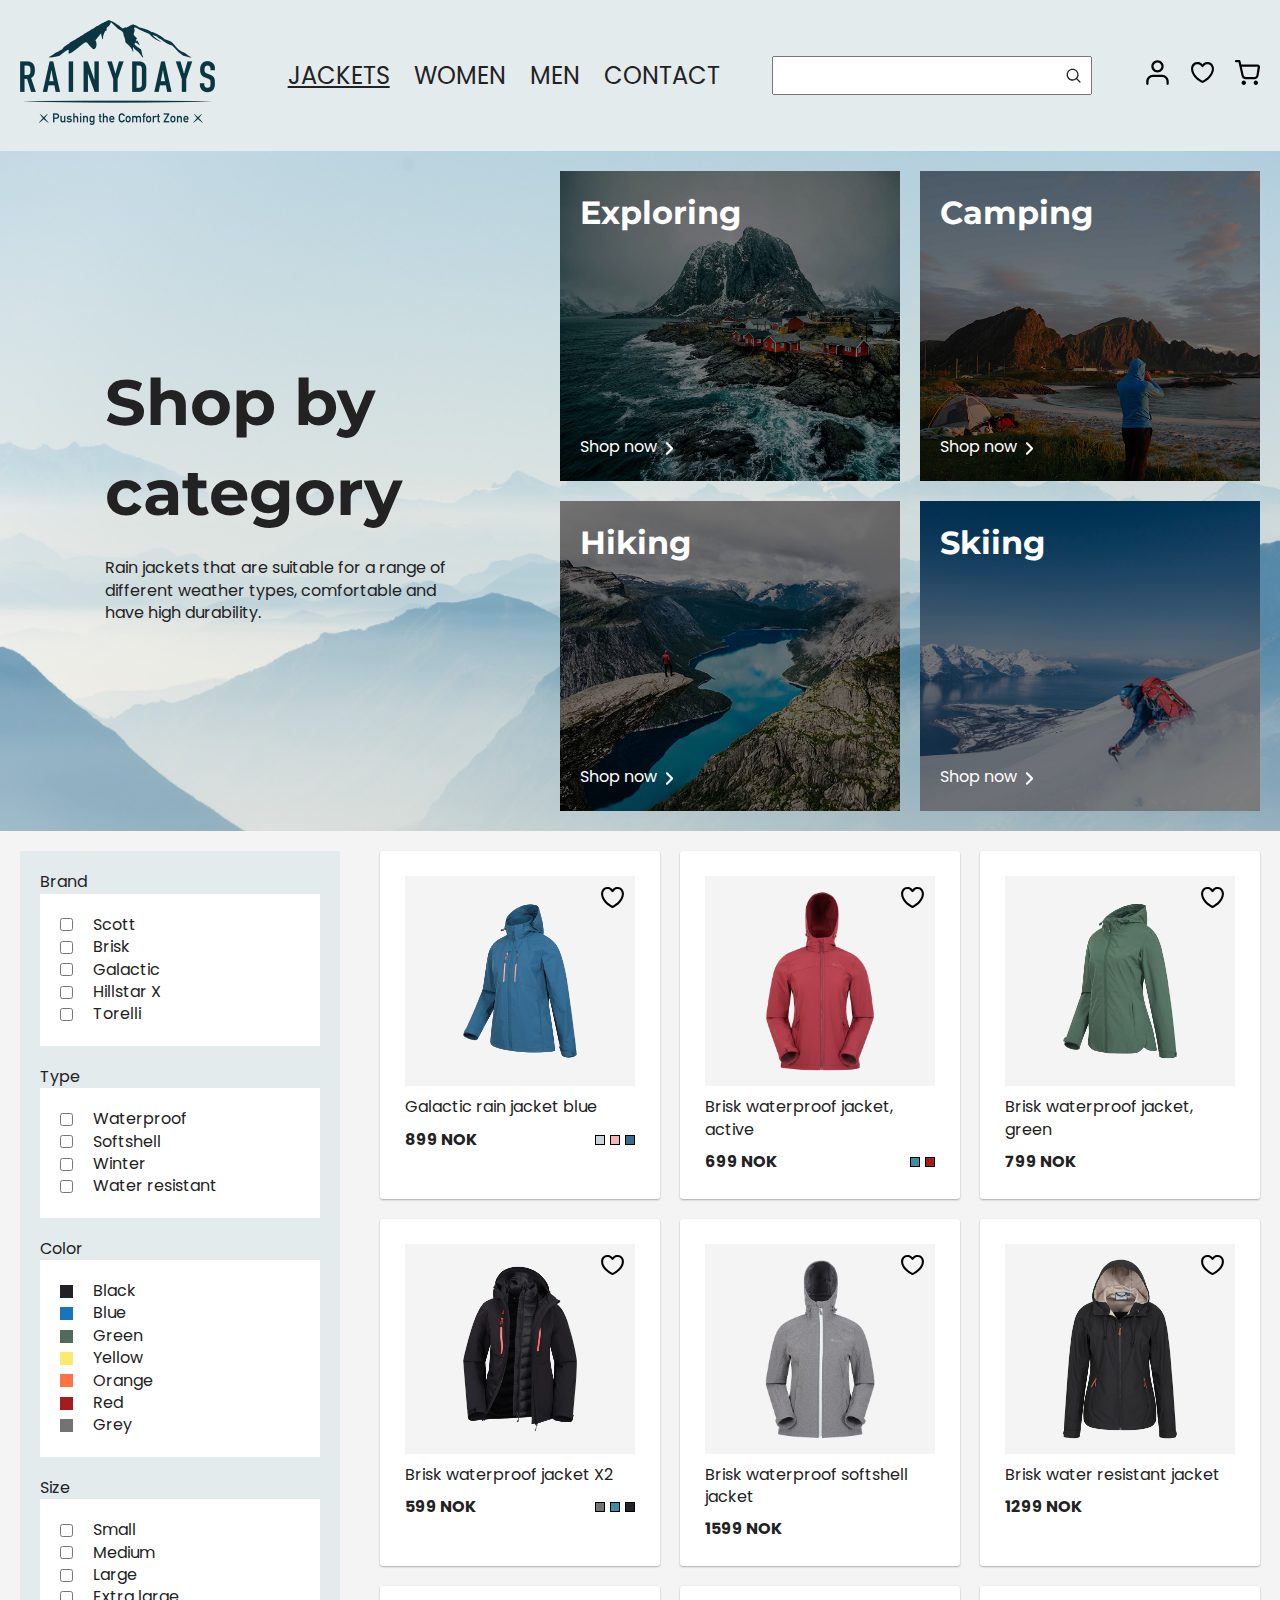
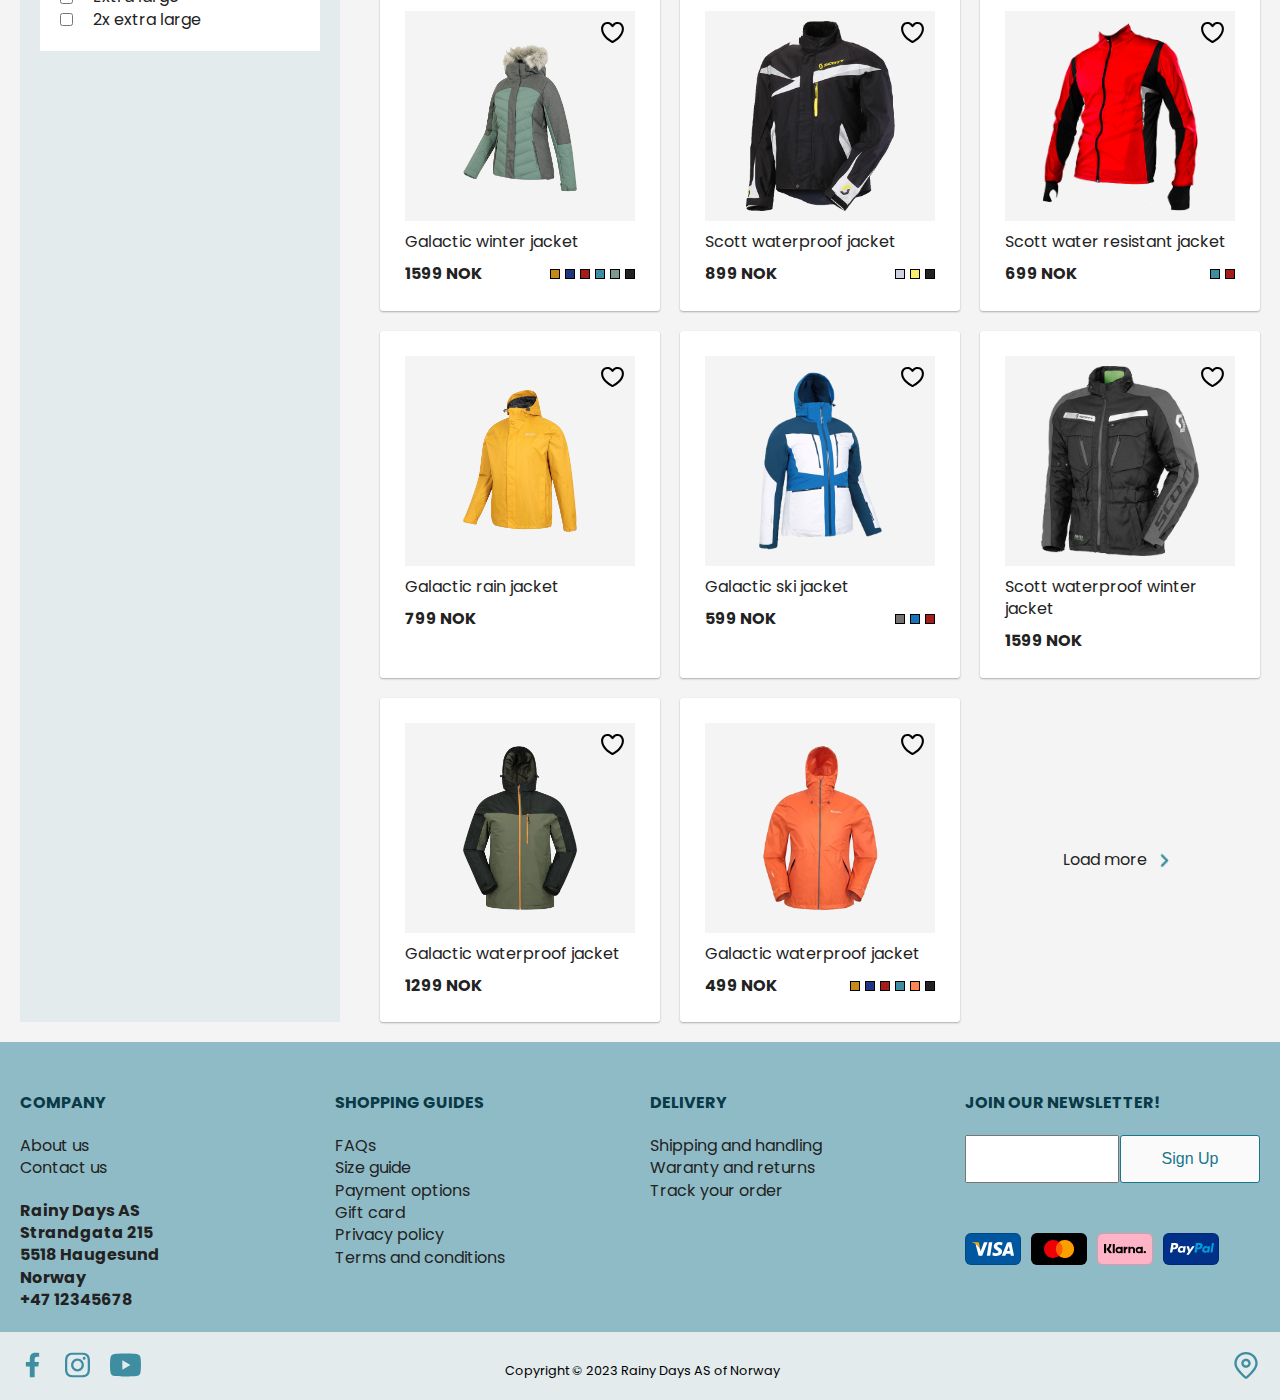
<file: category/jackets-all.html>
<!DOCTYPE html>
<html lang="en">
<head>
  <meta charset="UTF-8">
  <meta http-equiv="X-UA-Compatible" content="IE=edge">
  <meta name="viewport" content="width=device-width, initial-scale=1.0">
  <meta name="description" content="Rain jackets that are suitable for a range of different weather types">
  <title>Rainy Days | Our jackets</title>
  <link href="/css/style.css" rel="stylesheet">
  <link rel="preconnect" href="https://fonts.googleapis.com">
  <link rel="preconnect" href="https://fonts.gstatic.com" crossorigin>
  <link href="https://fonts.googleapis.com/css2?family=Calligraffitti&family=Montserrat:ital,wght@0,400;0,700;0,800;1,700&family=Poppins:wght@300;400;700&display=swap" rel="stylesheet">
</head>

<body>

  <header>
    <div class="content-box">
      <a href="/index.html" class="logo">
        <img src="/images/resized/logo_RainyDays.png" class="logo_image" alt="Rainy Days logo">
      </a>
        <input type="checkbox" id="menu-checkbox">
        <label for="menu-checkbox" class="hamburger-icon mobile-icons"><img src="/icons/hamburger-icon.svg" alt="hamburger-menu icon"></label>
        <img src="/icons/search-light.svg" class="mobile-icons" alt="search-light icon">
      <nav>
        <ul>
          <li><a href="/category/jackets-all.html" class="current">Jackets</a></li>
          <li><a href="/category/jackets-for-women.html">Women</a></li>
          <li><a href="/category/jackets-for-men.html">Men</a></li>
          <li><a href="/contact.html">Contact</a></li>
          <li class="nav-about"><a href="/about.html" >About</a></li>
          <li class="nav-favorites"><a href="#" >Favorites</a></li>
        </ul>
      </nav>
      <div class="search">
        <input type="text" class="search-input" aria-label="search-input">
        <img src="/icons/search-light.svg" alt="search-light icon">
      </div>
      <div class="header-icons">
        <img src="/icons/login-icon.svg" class="green-icon" alt="login icon">
        <img src="/icons/heart-icon.svg" class="heart-icon" alt="Heart icon for favorites">
        <a href="/checkout.html"><img src="/icons/cart-icon.svg" class="green-icon" alt="cart icon"></a>
      </div>
    </div>
  </header>

  <section class="signup_background">
    <div class="content-box grid-container">

      <div class="hero-heading hero-category-heading">
          <h1>Shop by category</h1>
          <p>Rain jackets that are suitable for a range of different weather types, comfortable and have high durability. </p>
      </div>

      <div class="hero-container">

        <a href="#" class="category-box exploring_image">
          <h2>Exploring</h2>
          <div>
            <p>Shop now</p>
            <img src="/icons/arrow_white.svg" alt="arrow icon">
          </div>
        </a>

        <a href="#" class="category-box camping_image">
          <h2>Camping</h2>
          <div>
            <p>Shop now</p>
            <img src="/icons/arrow_white.svg" alt="arrow icon">
          </div>
        </a>

        <a href="#" class="category-box hiking_image">
          <h2>Hiking</h2>
          <div>
            <p>Shop now</p>
            <img src="/icons/arrow_white.svg" alt="arrow icon">
          </div>
        </a>

        <a href="#" class="category-box skiing_image">
          <h2>Skiing</h2>
          <div>
            <p>Shop now</p>
            <img src="/icons/arrow_white.svg" alt="arrow icon">
          </div>
        </a>

      </div>
    </div>
  </section>

  <section>
    <div class="content-box">
      <input type="checkbox" id="filter-checkbox">
      <label for="filter-checkbox" class="filter-menu"><img src="/icons/hamburger-icon.svg" alt="hamburger-menu icon">Filter</label>
      <aside class="filter">
        <div>
          <p>Brand</p>
          <ul>
            <li><input type="checkbox" id="scott-checkbox"><label for="scott-checkbox">Scott</label></li>
            <li><input type="checkbox" id="brisk-checkbox"><label for="brisk-checkbox">Brisk</label></li>
            <li><input type="checkbox" id="galactic-checkbox"><label for="galactic-checkbox">Galactic</label></li>
            <li><input type="checkbox" id="hillstar-x-checkbox"><label for="hillstar-x-checkbox">Hillstar X</label></li>
            <li><input type="checkbox" id="torelli-checkbox"><label for="torelli-checkbox">Torelli</label></li>
          </ul>
        </div>
        <div>
          <p>Type</p>
          <ul>
            <li><input type="checkbox" id="waterproof-checkbox"><label for="waterproof-checkbox">Waterproof</label></li>
            <li><input type="checkbox" id="softshell-checkbox"><label for="softshell-checkbox">Softshell</label></li>
            <li><input type="checkbox" id="winter-checkbox"><label for="winter-checkbox">Winter</label></li>
            <li><input type="checkbox" id="water-resistant-checkbox"><label for="water-resistant-checkbox">Water resistant</label></li>
          </ul>         
        </div>
        <div>
          <p>Color</p>
          <div>
            <ul>
              <li><div class="box black"></div>Black</li>
              <li><div class="box blue"></div>Blue</li>
              <li><div class="box green"></div>Green</li>
              <li><div class="box yellow"></div>Yellow</li>
              <li><div class="box orange"></div>Orange</li>
              <li><div class="box red"></div>Red</li>
              <li><div class="box grey"></div>Grey</li>
            </ul>
          </div>
        </div>
        <div>
          <p>Size</p>
          <ul>
            <li><input type="checkbox" id="small-checkbox"><label for="small-checkbox">Small</label></li>
            <li><input type="checkbox" id="medium-checkbox"><label for="medium-checkbox">Medium</label></li>
            <li><input type="checkbox" id="large-checkbox"><label for="large-checkbox">Large</label></li>
            <li><input type="checkbox" id="extra-large-checkbox"><label for="extra-large-checkbox">Extra large</label></li>
            <li><input type="checkbox" id="2x-extra-large-checkbox"><label for="2x-extra-large-checkbox">2x extra large</label></li>
          </ul>
        </div>
      </aside>

      <main class="category-container">
        <div class="product-card-container">

          <a href="/products/scott-waterproof-jacket.html" class="product-card">
            <div class="product-window">
              <img src="/images/resized/galactic-rain-jacket-blue.png" class="jacket_image" alt="A blue jacket for women with pink details from Galactic">
              <img src="/icons/heart-icon.svg" class="heart-icon" alt="heart-icon for favorites">
            </div>
            <p>Galactic rain jacket blue</p>
            <div class="flex-container">
              <p class="price">899 NOK</p>
              <div class="flex-container">
                <div class="box light-grey"></div>
                <div class="box pink"></div>
                <div class="box sky-blue"></div>
              </div>
            </div>
          </a>

          <a href="/products/scott-waterproof-jacket.html" class="product-card">
            <div class="product-window">
              <img src="/images/resized/brisk-wp-active.png" class="jacket_image" alt="A thin, red waterproof jacket from Brisk">
              <img src="/icons/heart-icon.svg" class="heart-icon" alt="heart-icon for favorites">
            </div>
            <p>Brisk waterproof jacket, active</p>
            <div class="flex-container">
              <p class="price">699 NOK</p>
              <div class="flex-container">
                <div class="box turquoise"></div>
                <div class="box red"></div>
              </div>
            </div>
          </a>

          <a href="/products/scott-waterproof-jacket.html" class="product-card">
            <div class="product-window">
              <img src="/images/resized/brisk-wp-jacket-green.png" class="jacket_image" alt="A green, thin waterproof jacket from Brisk">
              <img src="/icons/heart-icon.svg" class="heart-icon" alt="heart-icon for favorites">
            </div>
            <p>Brisk waterproof jacket, green</p>
            <div class="flex-container">
              <p class="price">799 NOK</p>
            </div>
          </a>

          <a href="/products/scott-waterproof-jacket.html" class="product-card">
            <div class="product-window">
              <img src="/images/resized/brisk-wp-jacket-x2.png" class="jacket_image" alt="A black padded waterproof jacket with red details">
              <img src="/icons/heart-icon.svg" class="heart-icon" alt="heart-icon for favorites">
            </div>
            <p>Brisk waterproof jacket X2</p>
            <div class="flex-container">
              <p class="price">599 NOK</p>
              <div class="flex-container">
                <div class="box grey"></div>
                <div class="box turquoise"></div>
                <div class="box black"></div>
              </div>
            </div>
          </a>

          <a href="/products/scott-waterproof-jacket.html" class="product-card">
            <div class="product-window">
              <img src="/images/resized/brisk-wp-softshell-jacket.png" class="jacket_image" alt="A grey softshell jacket with white details from Brisk">
              <img src="/icons/heart-icon.svg" class="heart-icon" alt="heart-icon for favorites">
            </div>
            <p>Brisk waterproof softshell jacket</p>
            <div class="flex-container">
              <p class="price">1599 NOK</p>
            </div>
          </a>

          <a href="/products/scott-waterproof-jacket.html" class="product-card">
            <div class="product-window">
              <img src="/images/resized/brisk-wr-jacket.png" class="jacket_image" alt="A black water resistant jacket with red details from Brisk">
              <img src="/icons/heart-icon.svg" class="heart-icon" alt="heart-icon for favorites">
            </div>
            <p>Brisk water resistant jacket</p>
            <div class="flex-container">
              <p class="price">1299 NOK</p>
            </div>
          </a>

          <a href="/products/scott-waterproof-jacket.html" class="product-card">
            <div class="product-window">
              <img src="/images/resized/galactic-winter-jacket.png" class="jacket_image" alt="A light green and grey thick winter jacket with fur on the hood from Galactic">
              <img src="/icons/heart-icon.svg" class="heart-icon" alt="heart-icon for favorites">
            </div>
            <p>Galactic winter jacket</p>
            <div class="flex-container">
              <p class="price">1599 NOK</p>
              <div class="flex-container">
                <div class="box mustard"></div>
                <div class="box dark-blue"></div>
                <div class="box red"></div>
                <div class="box turquoise"></div>
                <div class="box light-green"></div>
                <div class="box black"></div>
              </div>
            </div>
          </a>

          <a href="/products/scott-waterproof-jacket.html" class="product-card">
            <div class="product-window">
              <img src="/images/resized/scott-wp-jacket.png" class="jacket_image" alt="A black jacket from Scott with white and yellow details">
              <img src="/icons/heart-icon.svg" class="heart-icon" alt="heart-icon for favorites">
            </div>
            <p>Scott waterproof jacket</p>
            <div class="flex-container">
              <p class="price">899 NOK</p>
              <div class="flex-container">
                <div class="box light-grey"></div>
                <div class="box yellow"></div>
                <div class="box black"></div>
              </div>
            </div>
          </a>

          <a href="/products/scott-waterproof-jacket.html" class="product-card">
            <div class="product-window">
              <img src="/images/resized/scott-wr-jacket.png" class="jacket_image" alt="A red jacket with black details from Scott">
              <img src="/icons/heart-icon.svg" class="heart-icon" alt="heart-icon for favorites">
            </div>
            <p>Scott water resistant jacket</p>
            <div class="flex-container">
              <p class="price">699 NOK</p>
              <div class="flex-container">
                <div class="box turquoise"></div>
                <div class="box red"></div>
              </div>
            </div>
          </a>

          <a href="/products/scott-waterproof-jacket.html" class="product-card">
            <div class="product-window">
              <img src="/images/resized/galactic-rain-jacket.png" class="jacket_image" alt="A yellow rain jacket from Galactic">
              <img src="/icons/heart-icon.svg" class="heart-icon" alt="heart-icon for favorites">
            </div>
            <p>Galactic rain jacket</p>
            <div class="flex-container">
              <p class="price">799 NOK</p>
            </div>
          </a>

          <a href="/products/scott-waterproof-jacket.html" class="product-card">
            <div class="product-window">
              <img src="/images/resized/galactic-ski-jacket.png" class="jacket_image" alt="A white and blue winter jacket from Galactic">
              <img src="/icons/heart-icon.svg" class="heart-icon" alt="heart-icon for favorites">
            </div>
            <p>Galactic ski jacket</p>
            <div class="flex-container">
              <p class="price">599 NOK</p>
              <div class="flex-container">
                <div class="box grey"></div>
                <div class="box blue"></div>
                <div class="box red"></div>
              </div>
            </div>
          </a>

          <a href="/products/scott-waterproof-jacket.html" class="product-card">
            <div class="product-window">
              <img src="/images/resized/scott-wp-winter-jacket.png" class="jacket_image" alt="A black and grey waterproof winter jacket from Scott">
              <img src="/icons/heart-icon.svg" class="heart-icon" alt="heart-icon for favorites">
            </div>
            <p>Scott waterproof winter jacket</p>
            <div class="flex-container">
              <p class="price">1599 NOK</p>
            </div>
          </a>

          <a href="/products/scott-waterproof-jacket.html" class="product-card">
            <div class="product-window">
              <img src="/images/resized/galactic-wp-jacket-green-black.png" class="jacket_image" alt="A green and black waterproof jacket with orange details from Galactic">
              <img src="/icons/heart-icon.svg" class="heart-icon" alt="heart-icon for favorites">
            </div>
            <p>Galactic waterproof jacket</p>
            <div class="flex-container">
              <p class="price">1299 NOK</p>
            </div>
          </a>

          <a href="/products/scott-waterproof-jacket.html" class="product-card">
            <div class="product-window">
              <img src="/images/resized/galactic-wp-jacket.png" class="jacket_image" alt="An orange waterproof jacket from Galactic">
              <img src="/icons/heart-icon.svg" class="heart-icon" alt="heart-icon for favorites">
            </div>
            <p>Galactic waterproof jacket</p>
            <div class="flex-container">
              <p class="price">499 NOK</p>
              <div class="flex-container">
                <div class="box mustard"></div>
                <div class="box dark-blue"></div>
                <div class="box red"></div>
                <div class="box turquoise"></div>
                <div class="box peach"></div>
                <div class="box black"></div>
              </div>
            </div>
          </a>
          <div class="load-more">
            <p class="flex-container">Load more<img src="/icons/arrow.png" alt="arrow icon"></p>
          </div>
        </div>
      </main>
    </div>
  </section>

  <footer>
    <div class="content-box footer-content">
      <div>
        <p>COMPANY</p>
        <ul>
          <li><a href="/about.html">About us</a></li>
          <li><a href="/contact.html">Contact us</a></li>
        </ul>
        <ul class="footer-address">  
          <li>Rainy Days AS</li>
          <li>Strandgata 215</li>
          <li>5518 Haugesund</li>
          <li>Norway</li>
          <li>+47 12345678</li>
        </ul>
      </div>
      <div>
        <p>SHOPPING GUIDES</p>
        <ul>
          <li>FAQs</li>
          <li>Size guide</li>
          <li>Payment options</li>
          <li>Gift card</li>
          <li>Privacy policy</li>
          <li>Terms and conditions</li>
        </ul>
      </div>
      <div>
        <p>DELIVERY</p>
        <ul>
          <li>Shipping and handling</li>
          <li>Waranty and returns</li>
          <li>Track your order</li>
        </ul>
      </div>
      <div>
        <p>JOIN OUR NEWSLETTER!</p>
        <div class="footer-div flex-input">
          <input type="email" class="newsletter" aria-label="newsletter">
          <button class="secondary">Sign up</button>
        </div>
        <div class="footer-div payment-icons">
          <img src="/icons/visa.svg" class="visa" alt="visa card icon">
          <img src="/icons/mastercard.svg" class="mastercard" alt="mastercard icon">
          <img src="/icons/klarna.svg" class="klarna" alt="klarna icon">
          <img src="/icons/paypal.svg" class="paypal" alt="PayPal icon">
        </div>
      </div>
    </div>
    <div class="bottom-line">
      <div class="content-box">
        <div class="bottom-icons">
          <img src="/icons/facebook-mono.svg" alt="Facebook icon">
          <img src="/icons/instagram-mono.svg" alt="instagram icon">
          <img src="/icons/youtube.svg" alt="YouTube icon">
        </div>
        <a class="map-pin" href="/contact.html" ><img src="/icons/map-pin-light.svg" alt="map-pin icon"></a>
        <p class="copyright">Copyright &copy; 2023 Rainy Days AS of Norway</p>
      </div>
    </div>
  </footer>
</body>
</html>
</file>
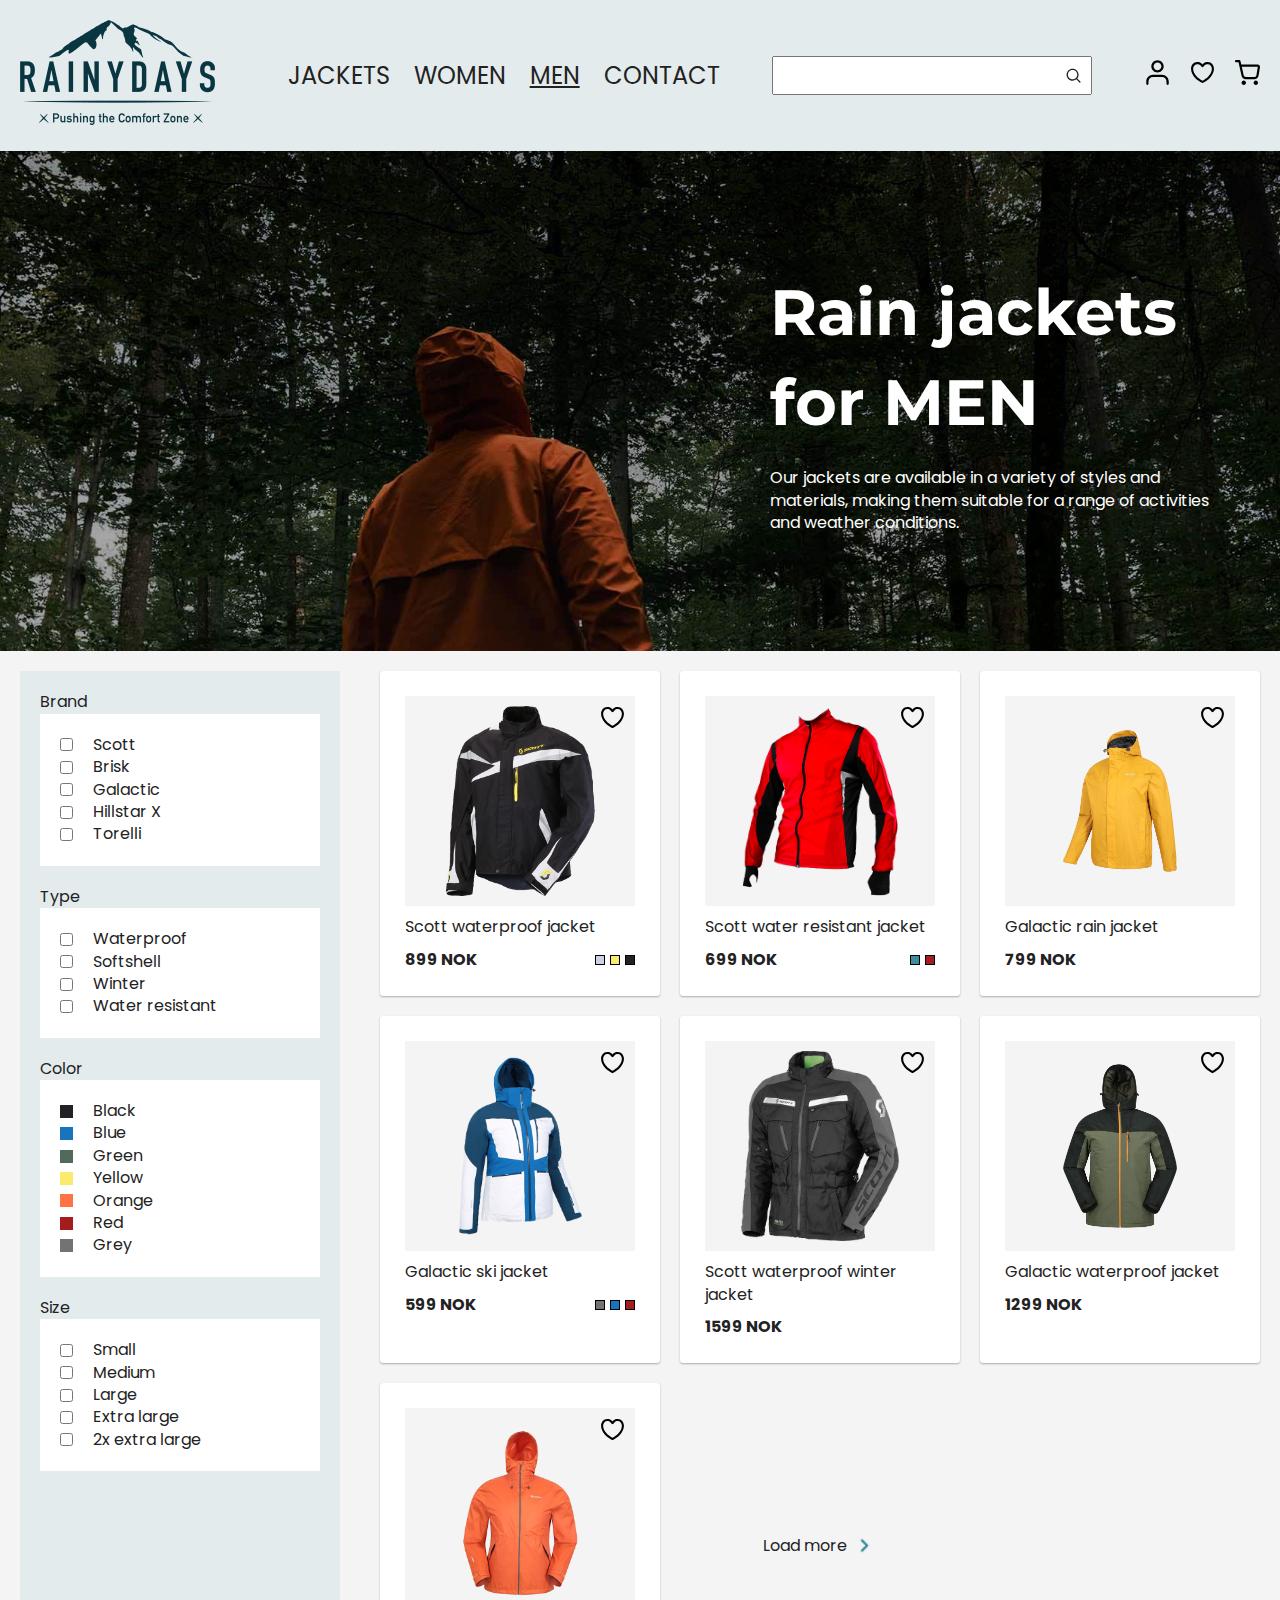
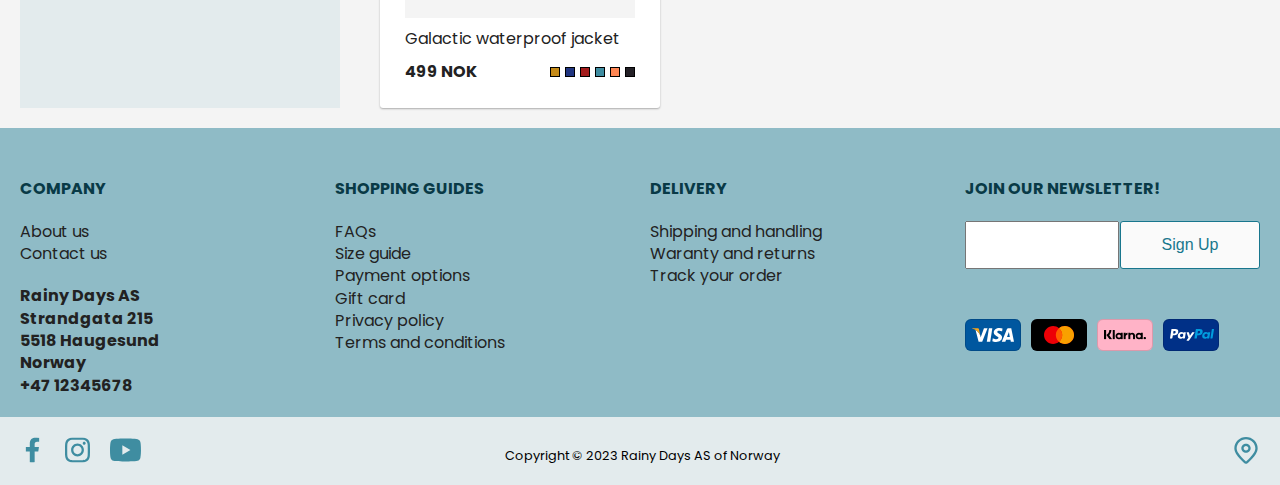
<file: category/jackets-for-men.html>
<!DOCTYPE html>
<html lang="en">
<head>
  <meta charset="UTF-8">
  <meta http-equiv="X-UA-Compatible" content="IE=edge">
  <meta name="viewport" content="width=device-width, initial-scale=1.0">
  <meta name="description" content="Rain jackets that are suitable for a range of different weather types">
  <title>Rainy Days | Jackets for men</title>
  <link href="/css/style.css" rel="stylesheet">
  <link rel="preconnect" href="https://fonts.googleapis.com">
  <link rel="preconnect" href="https://fonts.gstatic.com" crossorigin>
  <link href="https://fonts.googleapis.com/css2?family=Calligraffitti&family=Montserrat:ital,wght@0,400;0,700;0,800;1,700&family=Poppins:wght@300;400;700&display=swap" rel="stylesheet">
</head>

<body>

  <header>
    <div class="content-box">
      <a href="/index.html" class="logo">
        <img src="/images/resized/logo_RainyDays.png" class="logo_image" alt="Rainy Days logo">
      </a>
        <input type="checkbox" id="menu-checkbox">
        <label for="menu-checkbox" class="hamburger-icon mobile-icons"><img src="/icons/hamburger-icon.svg" alt="hamburger-menu icon"></label>
        <img src="/icons/search-light.svg" class="mobile-icons" alt="search-light icon">
      <nav>
        <ul>
          <li><a href="/category/jackets-all.html">Jackets</a></li>
          <li><a href="/category/jackets-for-women.html">Women</a></li>
          <li><a href="/category/jackets-for-men.html" class="current">Men</a></li>
          <li><a href="/contact.html">Contact</a></li>
          <li class="nav-about"><a href="/about.html" >About</a></li>
          <li class="nav-favorites"><a href="#" >Favorites</a></li>
        </ul>
      </nav>
      <div class="search">
        <input type="text" class="search-input" aria-label="search-input">
        <img src="/icons/search-light.svg" alt="search-light icon">
      </div>
      <div class="header-icons">
        <img src="/icons/login-icon.svg" class="green-icon" alt="login icon">
        <img src="/icons/heart-icon.svg" class="heart-icon" alt="Heart icon for favorites">
        <a href="/checkout.html"><img src="/icons/cart-icon.svg" class="green-icon" alt="cart icon"></a>
      </div>
    </div>
  </header>


  <section class="men_image">
    <div class="content-box hero-text">
      <div class="hero-heading white">
          <h1>Rain jackets for MEN</h1>
          <p>Our jackets are available in a variety of styles and materials, making them suitable for a range of activities and weather conditions. </p>
      </div>
    </div>
  </section>

  <section>
    <div class="content-box">
      <input type="checkbox" id="filter-checkbox">
      <label for="filter-checkbox" class="filter-menu"><img src="/icons/hamburger-icon.svg" alt="hamburger-menu icon">Filter</label>
      <aside class="filter">
        <div>
          <p>Brand</p>
          <ul>
            <li><input type="checkbox" id="scott-checkbox"><label for="scott-checkbox">Scott</label></li>
            <li><input type="checkbox" id="brisk-checkbox"><label for="brisk-checkbox">Brisk</label></li>
            <li><input type="checkbox" id="galactic-checkbox"><label for="galactic-checkbox">Galactic</label></li>
            <li><input type="checkbox" id="hillstar-x-checkbox"><label for="hillstar-x-checkbox">Hillstar X</label></li>
            <li><input type="checkbox" id="torelli-checkbox"><label for="torelli-checkbox">Torelli</label></li>
          </ul>
        </div>
        <div>
          <p>Type</p>
          <ul>
            <li><input type="checkbox" id="waterproof-checkbox"><label for="waterproof-checkbox">Waterproof</label></li>
            <li><input type="checkbox" id="softshell-checkbox"><label for="softshell-checkbox">Softshell</label></li>
            <li><input type="checkbox" id="winter-checkbox"><label for="winter-checkbox">Winter</label></li>
            <li><input type="checkbox" id="water-resistant-checkbox"><label for="water-resistant-checkbox">Water resistant</label></li>
          </ul>         
        </div>
        <div>
          <p>Color</p>
          <div>
            <ul>
              <li><div class="box black"></div>Black</li>
              <li><div class="box blue"></div>Blue</li>
              <li><div class="box green"></div>Green</li>
              <li><div class="box yellow"></div>Yellow</li>
              <li><div class="box orange"></div>Orange</li>
              <li><div class="box red"></div>Red</li>
              <li><div class="box grey"></div>Grey</li>
            </ul>
          </div>
        </div>
        <div>
          <p>Size</p>
          <ul>
            <li><input type="checkbox" id="small-checkbox"><label for="small-checkbox">Small</label></li>
            <li><input type="checkbox" id="medium-checkbox"><label for="medium-checkbox">Medium</label></li>
            <li><input type="checkbox" id="large-checkbox"><label for="large-checkbox">Large</label></li>
            <li><input type="checkbox" id="extra-large-checkbox"><label for="extra-large-checkbox">Extra large</label></li>
            <li><input type="checkbox" id="2x-extra-large-checkbox"><label for="2x-extra-large-checkbox">2x extra large</label></li>
          </ul>
        </div>
      </aside>

      <main class="category-container">
        <div class="product-card-container">

          <a href="/products/scott-waterproof-jacket.html" class="product-card">
            <div class="product-window">
              <img src="/images/resized/scott-wp-jacket.png" class="jacket_image" alt="A black jacket from Scott with white and yellow details">
              <img src="/icons/heart-icon.svg" class="heart-icon" alt="heart-icon for favorites">
            </div>
            <p>Scott waterproof jacket</p>
            <div class="flex-container">
              <p class="price">899 NOK</p>
              <div class="flex-container">
                <div class="box light-grey"></div>
                <div class="box yellow"></div>
                <div class="box black"></div>
              </div>
            </div>
          </a>

          <a href="/products/scott-waterproof-jacket.html" class="product-card">
            <div class="product-window">
              <img src="/images/resized/scott-wr-jacket.png" class="jacket_image" alt="A red jacket with black details from scott">
              <img src="/icons/heart-icon.svg" class="heart-icon" alt="heart-icon for favorites">
            </div>
            <p>Scott water resistant jacket</p>
            <div class="flex-container">
              <p class="price">699 NOK</p>
              <div class="flex-container">
                <div class="box turquoise"></div>
                <div class="box red"></div>
              </div>
            </div>
          </a>

          <a href="/products/scott-waterproof-jacket.html" class="product-card">
            <div class="product-window">
              <img src="/images/resized/galactic-rain-jacket.png" class="jacket_image" alt="A yellow rain jacket from Galactic">
              <img src="/icons/heart-icon.svg" class="heart-icon" alt="heart-icon for favorites">
            </div>
            <p>Galactic rain jacket</p>
            <div class="flex-container">
              <p class="price">799 NOK</p>
            </div>
          </a>

          <a href="/products/scott-waterproof-jacket.html" class="product-card">
            <div class="product-window">
              <img src="/images/resized/galactic-ski-jacket.png" class="jacket_image" alt="A white and blue winter jacket from Galactic">
              <img src="/icons/heart-icon.svg" class="heart-icon" alt="heart-icon for favorites">
            </div>
            <p>Galactic ski jacket</p>
            <div class="flex-container">
              <p class="price">599 NOK</p>
              <div class="flex-container">
                <div class="box grey"></div>
                <div class="box blue"></div>
                <div class="box red"></div>
              </div>
            </div>
          </a>

          <a href="/products/scott-waterproof-jacket.html" class="product-card">
            <div class="product-window">
              <img src="/images/resized/scott-wp-winter-jacket.png" class="jacket_image" alt="A black and grey waterproof winter jacket from Scott">
              <img src="/icons/heart-icon.svg" class="heart-icon" alt="heart-icon for favorites">
            </div>
            <p>Scott waterproof winter jacket</p>
            <div class="flex-container">
              <p class="price">1599 NOK</p>
            </div>
          </a>

          <a href="/products/scott-waterproof-jacket.html" class="product-card">
            <div class="product-window">
              <img src="/images/resized/galactic-wp-jacket-green-black.png" class="jacket_image" alt="A green and black waterproof jacket with orange details from Galactic">
              <img src="/icons/heart-icon.svg" class="heart-icon" alt="heart-icon for favorites">
            </div>
            <p>Galactic waterproof jacket</p>
            <div class="flex-container">
              <p class="price">1299 NOK</p>
            </div>
          </a>

          <a href="/products/scott-waterproof-jacket.html" class="product-card">
            <div class="product-window">
              <img src="/images/resized/galactic-wp-jacket.png" class="jacket_image" alt="An orange waterproof jacket from Galactic">
              <img src="/icons/heart-icon.svg" class="heart-icon" alt="heart-icon for favorites">
            </div>
            <p>Galactic waterproof jacket</p>
            <div class="flex-container">
              <p class="price">499 NOK</p>
              <div class="flex-container">
                <div class="box mustard"></div>
                <div class="box dark-blue"></div>
                <div class="box red"></div>
                <div class="box turquoise"></div>
                <div class="box peach"></div>
                <div class="box black"></div>
              </div>
            </div>
          </a>
          <div class="load-more">
            <p class="flex-container">Load more<img src="/icons/arrow.png" alt="arrow icon"></p>
          </div>
        </div>
      </main>
    </div>
  </section>

  <footer>
    <div class="content-box footer-content">
      <div>
        <p>COMPANY</p>
        <ul>
          <li><a href="/about.html">About us</a></li>
          <li><a href="/contact.html">Contact us</a></li>
        </ul>
        <ul class="footer-address">  
          <li>Rainy Days AS</li>
          <li>Strandgata 215</li>
          <li>5518 Haugesund</li>
          <li>Norway</li>
          <li>+47 12345678</li>
        </ul>
      </div>
      <div>
        <p>SHOPPING GUIDES</p>
        <ul>
          <li>FAQs</li>
          <li>Size guide</li>
          <li>Payment options</li>
          <li>Gift card</li>
          <li>Privacy policy</li>
          <li>Terms and conditions</li>
        </ul>
      </div>
      <div>
        <p>DELIVERY</p>
        <ul>
          <li>Shipping and handling</li>
          <li>Waranty and returns</li>
          <li>Track your order</li>
        </ul>
      </div>
      <div>
        <p>JOIN OUR NEWSLETTER!</p>
        <div class="footer-div flex-input">
          <input type="email" class="newsletter" aria-label="newsletter">
          <button class="secondary">Sign up</button>
        </div>
        <div class="footer-div payment-icons">
          <img src="/icons/visa.svg" class="visa" alt="visa card icon">
          <img src="/icons/mastercard.svg" class="mastercard" alt="mastercard icon">
          <img src="/icons/klarna.svg" class="klarna" alt="klarna icon">
          <img src="/icons/paypal.svg" class="paypal" alt="PayPal icon">
        </div>
      </div>
    </div>
    <div class="bottom-line">
      <div class="content-box">
        <div class="bottom-icons">
          <img src="/icons/facebook-mono.svg" alt="Facebook icon">
          <img src="/icons/instagram-mono.svg" alt="instagram icon">
          <img src="/icons/youtube.svg" alt="YouTube icon">
        </div>
        <a class="map-pin" href="/contact.html" ><img src="/icons/map-pin-light.svg" alt="map-pin icon"></a>
        <p class="copyright">Copyright &copy; 2023 Rainy Days AS of Norway</p>
      </div>
    </div>
  </footer>
</body>
</html>
</file>
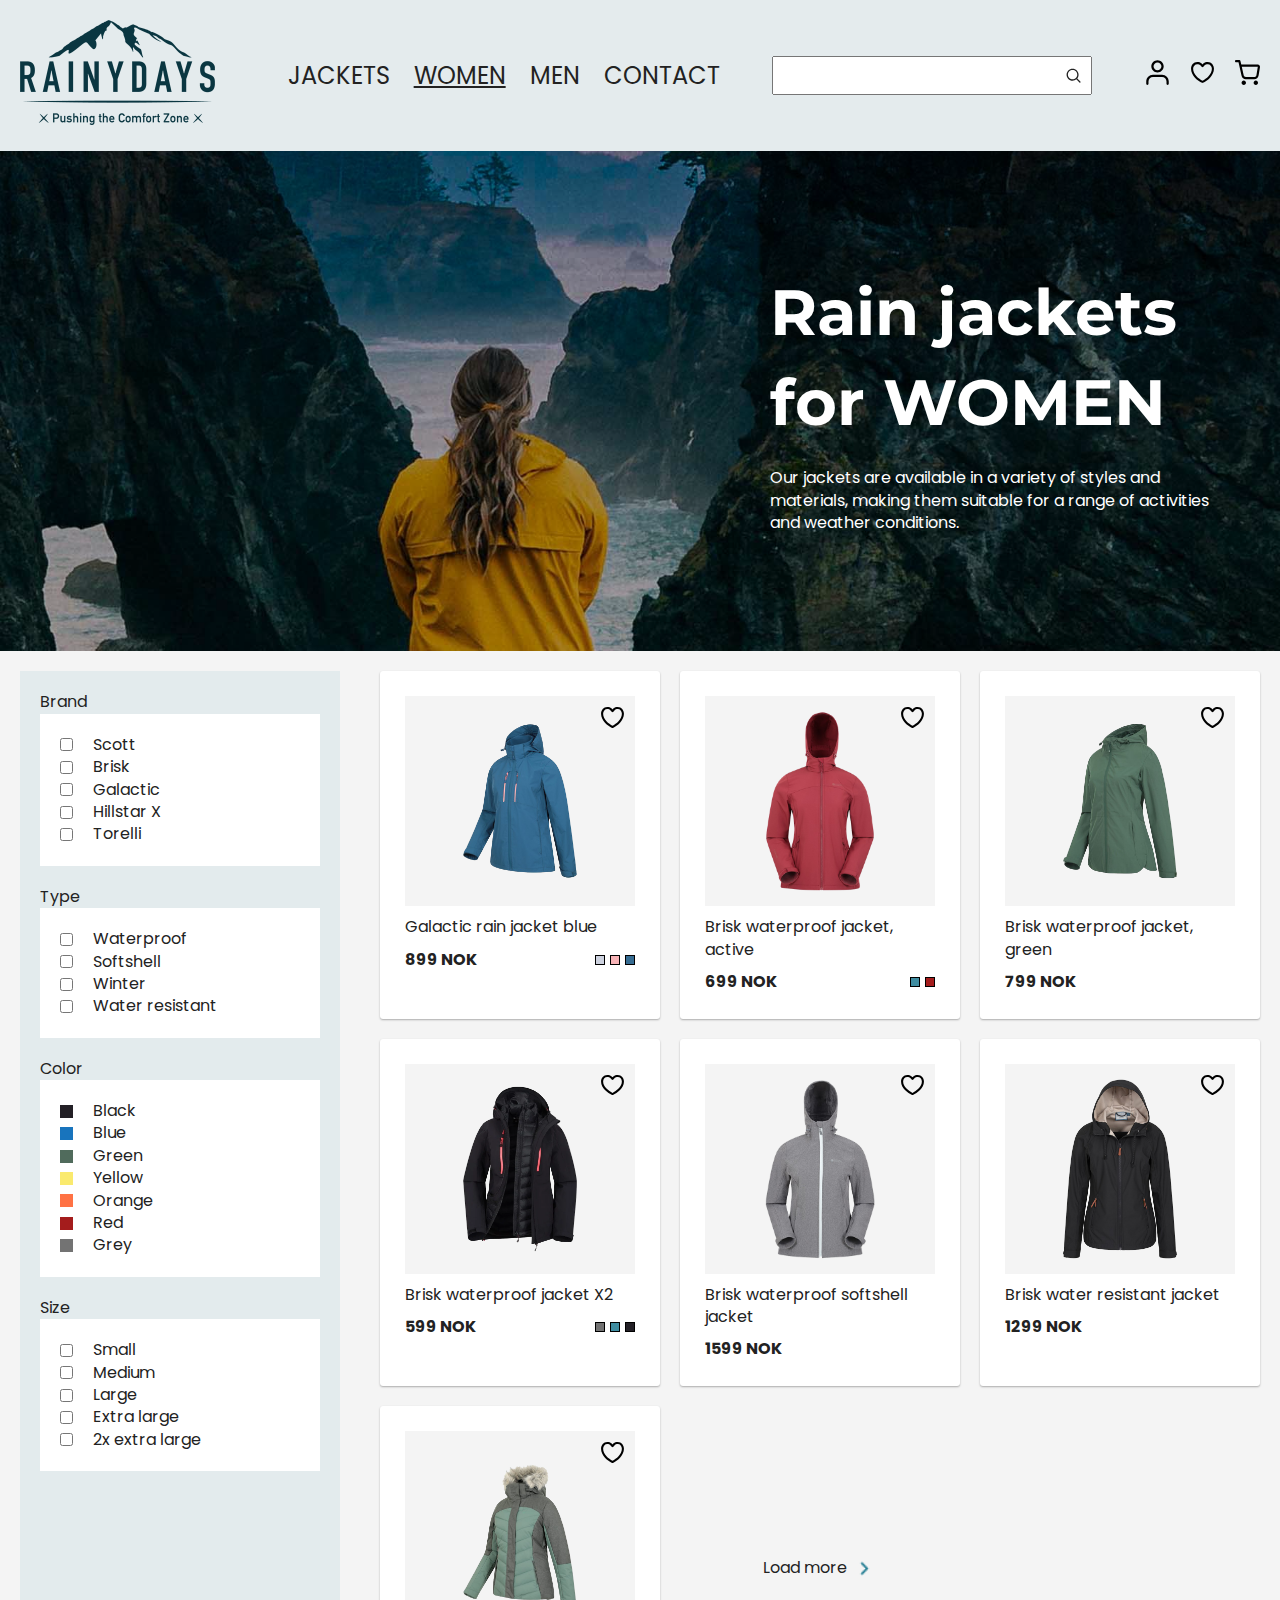
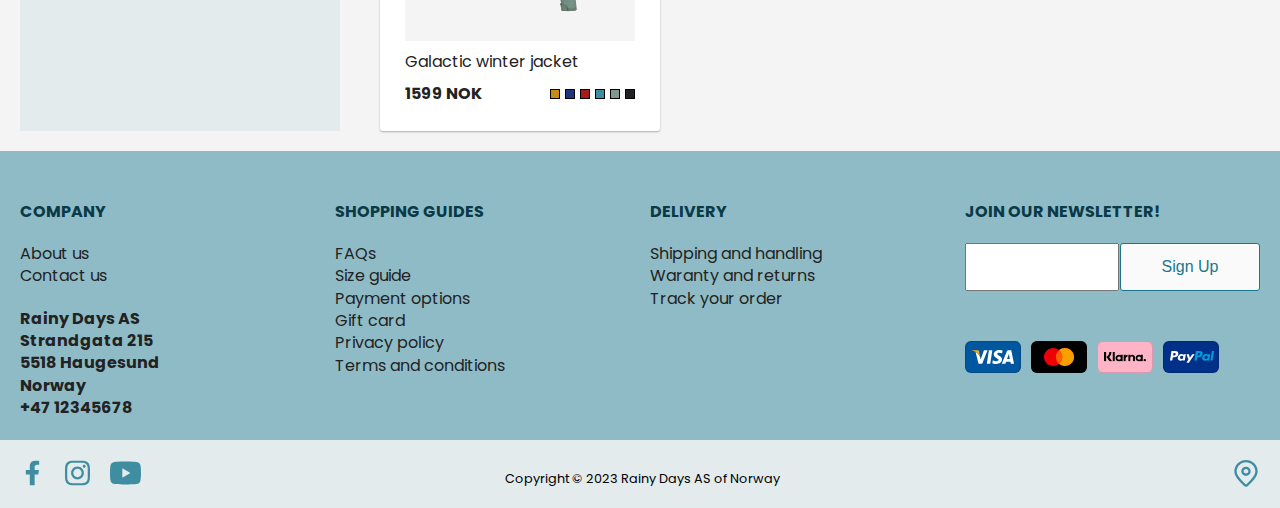
<file: category/jackets-for-women.html>
<!DOCTYPE html>
<html lang="en">
<head>
  <meta charset="UTF-8">
  <meta http-equiv="X-UA-Compatible" content="IE=edge">
  <meta name="viewport" content="width=device-width, initial-scale=1.0">
  <meta name="description" content="Rain jackets that are suitable for a range of different weather types">
  <title>Rainy Days | Jackets for women</title>
  <link href="/css/style.css" rel="stylesheet">
  <link rel="preconnect" href="https://fonts.googleapis.com">
  <link rel="preconnect" href="https://fonts.gstatic.com" crossorigin>
  <link href="https://fonts.googleapis.com/css2?family=Calligraffitti&family=Montserrat:ital,wght@0,400;0,700;0,800;1,700&family=Poppins:wght@300;400;700&display=swap" rel="stylesheet">
</head>

<body>
  <header>
    <div class="content-box">
      <a href="/index.html" class="logo">
        <img src="/images/resized/logo_RainyDays.png" class="logo_image" alt="Rainy Days logo">
      </a>
        <input type="checkbox" id="menu-checkbox">
        <label for="menu-checkbox" class="hamburger-icon mobile-icons"><img src="/icons/hamburger-icon.svg" alt="hamburger-menu icon"></label>
        <img src="/icons/search-light.svg" class="mobile-icons" alt="search-light icon">
      <nav>
        <ul>
          <li><a href="/category/jackets-all.html">Jackets</a></li>
          <li><a href="/category/jackets-for-women.html" class="current">Women</a></li>
          <li><a href="/category/jackets-for-men.html">Men</a></li>
          <li><a href="/contact.html">Contact</a></li>
          <li class="nav-about"><a href="/about.html" >About</a></li>
          <li class="nav-favorites"><a href="#" >Favorites</a></li>
        </ul>
      </nav>
      <div class="search">
        <input type="text" class="search-input" aria-label="search-input">
        <img src="/icons/search-light.svg" alt="search-light icon">
      </div>
      <div class="header-icons">
        <img src="/icons/login-icon.svg" class="green-icon" alt="login icon">
        <img src="/icons/heart-icon.svg" class="heart-icon" alt="Heart icon for favorites">
        <a href="/checkout.html"><img src="/icons/cart-icon.svg" class="green-icon" alt="cart icon"></a>
      </div>
    </div>
  </header>

  <section class="women_image">
    <div class="content-box hero-text">
      <div class="hero-heading white">
          <h1>Rain jackets for WOMEN</h1>
          <p>Our jackets are available in a variety of styles and materials, making them suitable for a range of activities and weather conditions. </p>
      </div>
    </div>
  </section>

  <section>
    <div class="content-box">
      <input type="checkbox" id="filter-checkbox">
      <label for="filter-checkbox" class="filter-menu"><img src="/icons/hamburger-icon.svg" alt="hamburger-menu icon">Filter</label>
      <aside class="filter">
        <div>
          <p>Brand</p>
          <ul>
            <li><input type="checkbox" id="scott-checkbox"><label for="scott-checkbox">Scott</label></li>
            <li><input type="checkbox" id="brisk-checkbox"><label for="brisk-checkbox">Brisk</label></li>
            <li><input type="checkbox" id="galactic-checkbox"><label for="galactic-checkbox">Galactic</label></li>
            <li><input type="checkbox" id="hillstar-x-checkbox"><label for="hillstar-x-checkbox">Hillstar X</label></li>
            <li><input type="checkbox" id="torelli-checkbox"><label for="torelli-checkbox">Torelli</label></li>
          </ul>
        </div>
        <div>
          <p>Type</p>
          <ul>
            <li><input type="checkbox" id="waterproof-checkbox"><label for="waterproof-checkbox">Waterproof</label></li>
            <li><input type="checkbox" id="softshell-checkbox"><label for="softshell-checkbox">Softshell</label></li>
            <li><input type="checkbox" id="winter-checkbox"><label for="winter-checkbox">Winter</label></li>
            <li><input type="checkbox" id="water-resistant-checkbox"><label for="water-resistant-checkbox">Water resistant</label></li>
          </ul>         
        </div>
        <div>
          <p>Color</p>
          <div>
            <ul>
              <li><div class="box black"></div>Black</li>
              <li><div class="box blue"></div>Blue</li>
              <li><div class="box green"></div>Green</li>
              <li><div class="box yellow"></div>Yellow</li>
              <li><div class="box orange"></div>Orange</li>
              <li><div class="box red"></div>Red</li>
              <li><div class="box grey"></div>Grey</li>
            </ul>
          </div>
        </div>
        <div>
          <p>Size</p>
          <ul>
            <li><input type="checkbox" id="small-checkbox"><label for="small-checkbox">Small</label></li>
            <li><input type="checkbox" id="medium-checkbox"><label for="medium-checkbox">Medium</label></li>
            <li><input type="checkbox" id="large-checkbox"><label for="large-checkbox">Large</label></li>
            <li><input type="checkbox" id="extra-large-checkbox"><label for="extra-large-checkbox">Extra large</label></li>
            <li><input type="checkbox" id="2x-extra-large-checkbox"><label for="2x-extra-large-checkbox">2x extra large</label></li>
          </ul>
        </div>
      </aside>
    

      <main class="category-container">
        <div class="product-card-container">

          <a href="/products/scott-waterproof-jacket.html" class="product-card">
            <div class="product-window">
              <img src="/images/resized/galactic-rain-jacket-blue.png" class="jacket_image" alt="A blue jacket for women with pink details from Galactic">
              <img src="/icons/heart-icon.svg" class="heart-icon" alt="heart-icon for favorites">
            </div>
            <p>Galactic rain jacket blue</p>
            <div class="flex-container">
              <p class="price">899 NOK</p>
              <div class="flex-container">
                <div class="box light-grey"></div>
                <div class="box pink"></div>
                <div class="box sky-blue"></div>
              </div>
            </div>
          </a>

          <a href="/products/scott-waterproof-jacket.html" class="product-card">
            <div class="product-window">
              <img src="/images/resized/brisk-wp-active.png" class="jacket_image" alt="A thin, red waterproof jacket from Brisk">
              <img src="/icons/heart-icon.svg" class="heart-icon" alt="heart-icon for favorites">
            </div>
            <p>Brisk waterproof jacket, active</p>
            <div class="flex-container">
              <p class="price">699 NOK</p>
              <div class="flex-container">
                <div class="box turquoise"></div>
                <div class="box red"></div>
              </div>
            </div>
          </a>

          <a href="/products/scott-waterproof-jacket.html" class="product-card">
            <div class="product-window">
              <img src="/images/resized/brisk-wp-jacket-green.png" class="jacket_image" alt="A green, thin waterproof jacket from Brisk">
              <img src="/icons/heart-icon.svg" class="heart-icon" alt="heart-icon for favorites">
            </div>
            <p>Brisk waterproof jacket, green</p>
            <div class="flex-container">
              <p class="price">799 NOK</p>
            </div>
          </a>

          <a href="/products/scott-waterproof-jacket.html" class="product-card">
            <div class="product-window">
              <img src="/images/resized/brisk-wp-jacket-x2.png" class="jacket_image" alt="A black padded waterproof jacket with red details">
              <img src="/icons/heart-icon.svg" class="heart-icon" alt="heart-icon for favorites">
            </div>
            <p>Brisk waterproof jacket X2</p>
            <div class="flex-container">
              <p class="price">599 NOK</p>
              <div class="flex-container">
                <div class="box grey"></div>
                <div class="box turquoise"></div>
                <div class="box black"></div>
              </div>
            </div>
          </a>

          <a href="/products/scott-waterproof-jacket.html" class="product-card">
            <div class="product-window">
              <img src="/images/resized/brisk-wp-softshell-jacket.png" class="jacket_image" alt="A grey softshell jacket with white details from Brisk">
              <img src="/icons/heart-icon.svg" class="heart-icon" alt="heart-icon for favorites">
            </div>
            <p>Brisk waterproof softshell jacket</p>
            <div class="flex-container">
              <p class="price">1599 NOK</p>
            </div>
          </a>

          <a href="/products/scott-waterproof-jacket.html" class="product-card">
            <div class="product-window">
              <img src="/images/resized/brisk-wr-jacket.png" class="jacket_image" alt="A black water resistant jacket with red details from Brisk">
              <img src="/icons/heart-icon.svg" class="heart-icon" alt="heart-icon for favorites">
            </div>
            <p>Brisk water resistant jacket</p>
            <div class="flex-container">
              <p class="price">1299 NOK</p>
            </div>
          </a>

          <a href="/products/scott-waterproof-jacket.html" class="product-card">
            <div class="product-window">
              <img src="/images/resized/galactic-winter-jacket.png" class="jacket_image" alt="A light green and grey thick winter jacket with fur on the hood from Galactic">
              <img src="/icons/heart-icon.svg" class="heart-icon" alt="heart-icon for favorites">
            </div>
            <p>Galactic winter jacket</p>
            <div class="flex-container">
              <p class="price">1599 NOK</p>
              <div class="flex-container">
                <div class="box mustard"></div>
                <div class="box dark-blue"></div>
                <div class="box red"></div>
                <div class="box turquoise"></div>
                <div class="box light-green"></div>
                <div class="box black"></div>
              </div>
            </div>
          </a>
          <div class="load-more">
            <p class="flex-container">Load more<img src="/icons/arrow.png" alt="arrow icon"></p>
          </div>
        </div>  
      </main>
    </div>
  </section>
  
  <footer>
    <div class="content-box footer-content">
      <div>
        <p>COMPANY</p>
        <ul>
          <li><a href="/about.html">About us</a></li>
          <li><a href="/contact.html">Contact us</a></li>
        </ul>
        <ul class="footer-address">  
          <li>Rainy Days AS</li>
          <li>Strandgata 215</li>
          <li>5518 Haugesund</li>
          <li>Norway</li>
          <li>+47 12345678</li>
        </ul>
      </div>
      <div>
        <p>SHOPPING GUIDES</p>
        <ul>
          <li>FAQs</li>
          <li>Size guide</li>
          <li>Payment options</li>
          <li>Gift card</li>
          <li>Privacy policy</li>
          <li>Terms and conditions</li>
        </ul>
      </div>
      <div>
        <p>DELIVERY</p>
        <ul>
          <li>Shipping and handling</li>
          <li>Waranty and returns</li>
          <li>Track your order</li>
        </ul>
      </div>
      <div>
        <p>JOIN OUR NEWSLETTER!</p>
        <div class="footer-div flex-input">
          <input type="email" class="newsletter" aria-label="newsletter">
          <button class="secondary">Sign up</button>
        </div>
        <div class="footer-div payment-icons">
          <img src="/icons/visa.svg" class="visa" alt="visa card icon">
          <img src="/icons/mastercard.svg" class="mastercard" alt="mastercard icon">
          <img src="/icons/klarna.svg" class="klarna" alt="klarna icon">
          <img src="/icons/paypal.svg" class="paypal" alt="PayPal icon">
        </div>
      </div>
    </div>
    <div class="bottom-line">
      <div class="content-box">
        <div class="bottom-icons">
          <img src="/icons/facebook-mono.svg" alt="Facebook icon">
          <img src="/icons/instagram-mono.svg" alt="instagram icon">
          <img src="/icons/youtube.svg" alt="YouTube icon">
        </div>
        <a class="map-pin" href="/contact.html" ><img src="/icons/map-pin-light.svg" alt="map-pin icon"></a>
        <p class="copyright">Copyright &copy; 2023 Rainy Days AS of Norway</p>
      </div>
    </div>
  </footer>
</body>
</html>
</file>
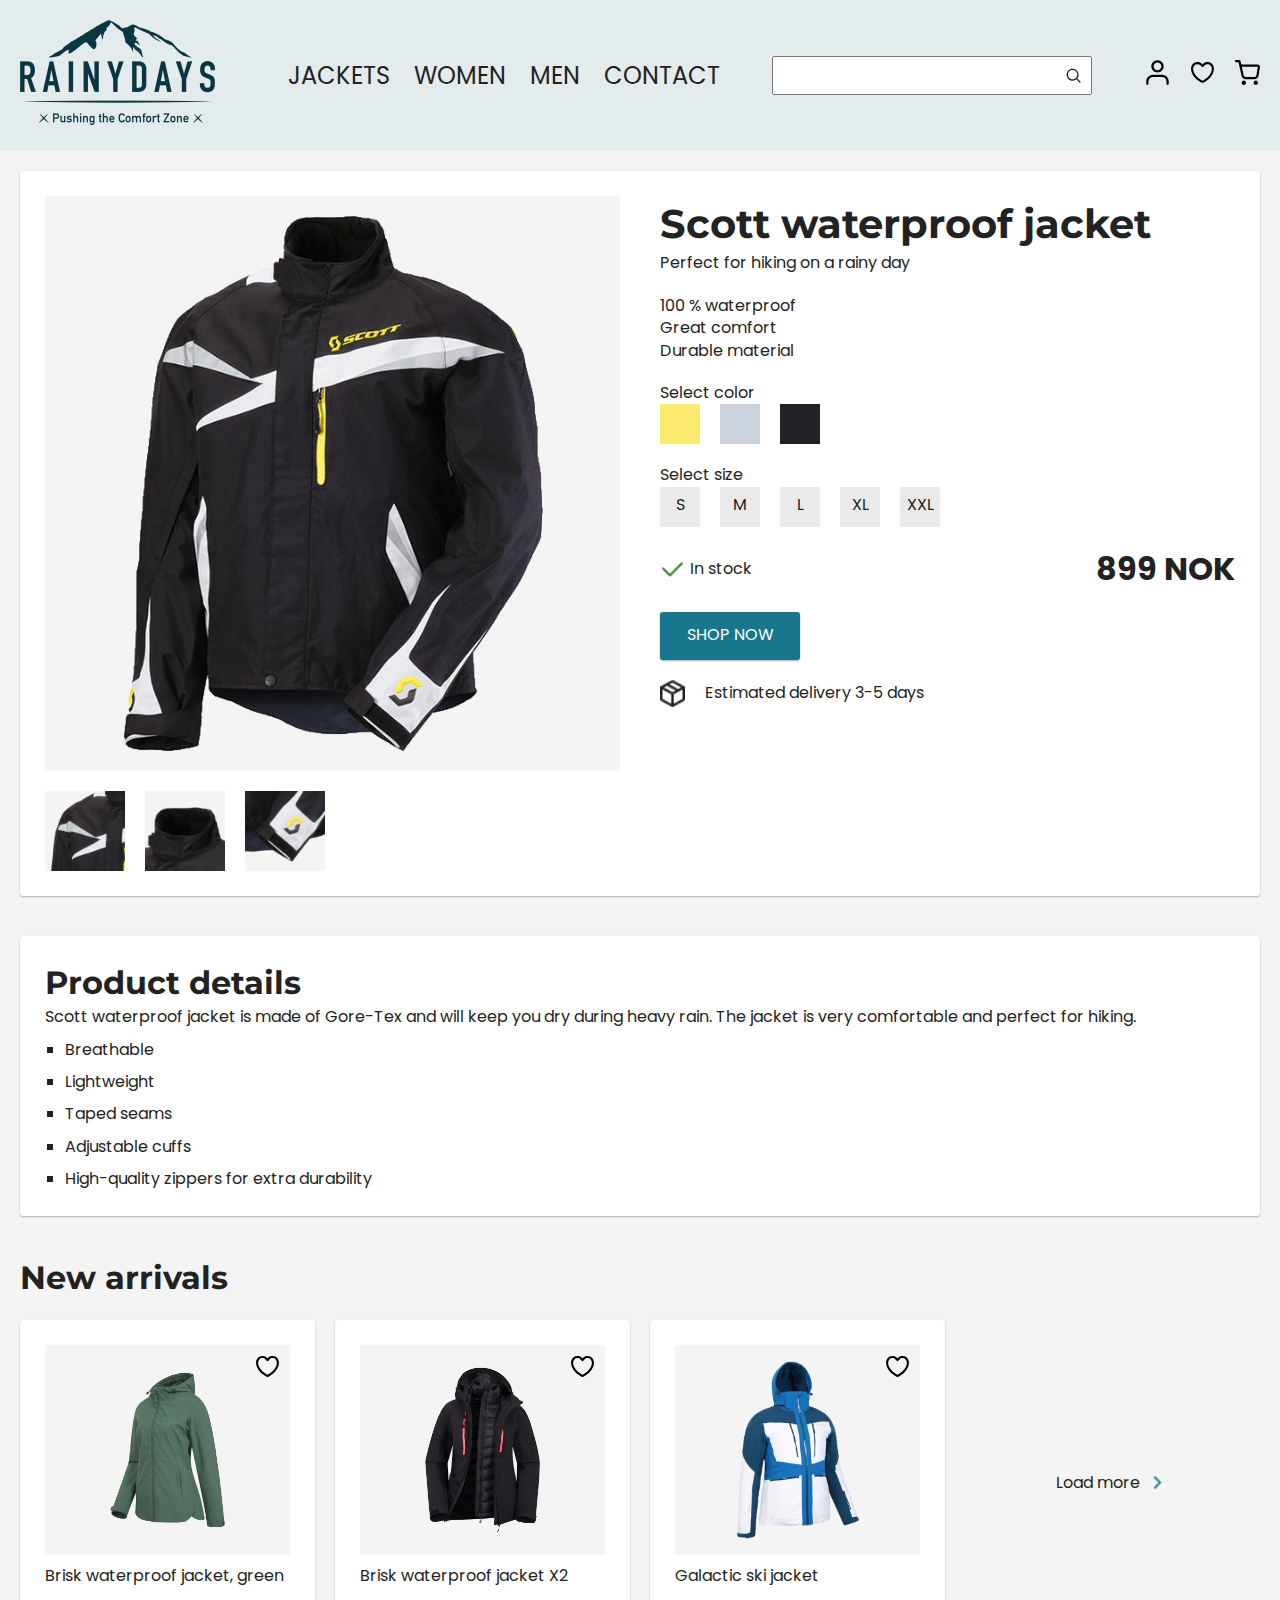
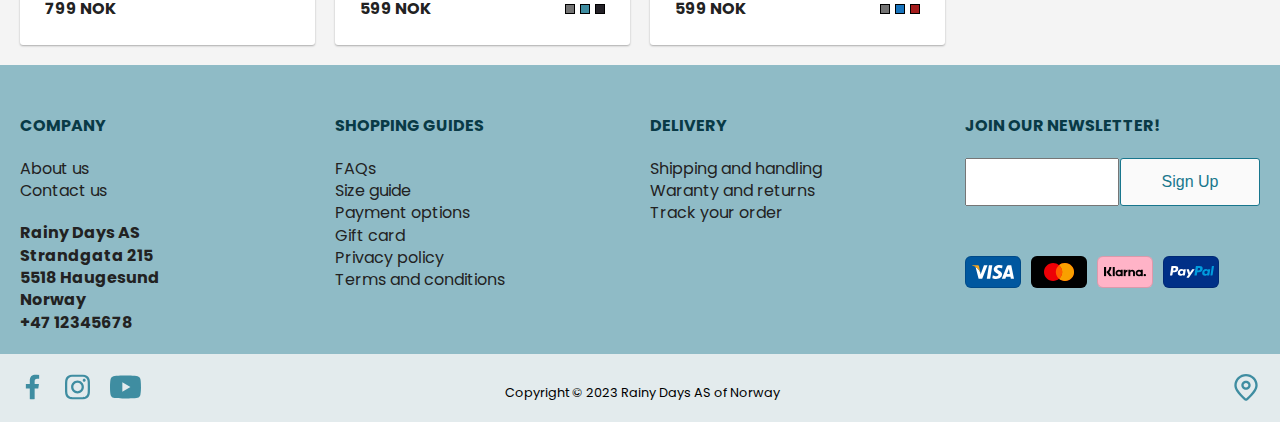
<file: products/scott-waterproof-jacket.html>
<!DOCTYPE html>
<html lang="en">
<head>
  <meta charset="UTF-8">
  <meta http-equiv="X-UA-Compatible" content="IE=edge">
  <meta name="viewport" content="width=device-width, initial-scale=1.0">
  <meta name="description" content="Rain jackets that are suitable for a range of different weather types">
  <title>Rainy Days | Scott waterproof jacket</title>
  <link href="/css/style.css" rel="stylesheet">
  <link rel="preconnect" href="https://fonts.googleapis.com">
  <link rel="preconnect" href="https://fonts.gstatic.com" crossorigin>
  <link href="https://fonts.googleapis.com/css2?family=Calligraffitti&family=Montserrat:ital,wght@0,400;0,700;0,800;1,700&family=Poppins:wght@300;400;700&display=swap" rel="stylesheet">
</head>

<body>
  <header>
    <div class="content-box">
      <a href="/index.html" class="logo">
        <img src="/images/resized/logo_RainyDays.png" class="logo_image" alt="Rainy Days logo">
      </a>
        <input type="checkbox" id="menu-checkbox">
        <label for="menu-checkbox" class="hamburger-icon mobile-icons"><img src="/icons/hamburger-icon.svg" alt="hamburger-menu icon"></label>
        <img src="/icons/search-light.svg" class="mobile-icons" alt="search-light icon">
      <nav>
        <ul>
          <li><a href="/category/jackets-all.html">Jackets</a></li>
          <li><a href="/category/jackets-for-women.html">Women</a></li>
          <li><a href="/category/jackets-for-men.html">Men</a></li>
          <li><a href="/contact.html">Contact</a></li>
          <li class="nav-about"><a href="/about.html" >About</a></li>
          <li class="nav-favorites"><a href="#" >Favorites</a></li>
        </ul>
      </nav>
      <div class="search">
        <input type="text" class="search-input" aria-label="search-input">
        <img src="/icons/search-light.svg" alt="search-light icon">
      </div>
      <div class="header-icons">
        <img src="/icons/login-icon.svg" class="green-icon" alt="login icon">
        <img src="/icons/heart-icon.svg" class="heart-icon" alt="Heart icon for favorites">
        <a href="/checkout.html"><img src="/icons/cart-icon.svg" class="green-icon" alt="cart icon"></a>
      </div>
    </div>
  </header>

  <main>
    <section>
      <div class="content-box">
        <div class="product-detail-card">
          <div class="product-image-gallery">
            <div class="product-image">
              <img src="/images/resized/scott-wp-jacket.png" class="jacket-product_image" alt="A black waterproof jacket with white details from Scott">
            </div>
            <div class="detail-thumbnails">
              <img src="/images/resized/swpj-1.jpg" class="jacket-detail_image" alt="Scott waterproof jacket detail picture">
              <img src="/images/resized/swpj-2.jpg" class="jacket-detail_image" alt="Scott waterproof jacket detail picture">
              <img src="/images/resized/swpj-3.jpg" class="jacket-detail_image" alt="Scott waterproof jacket detail picture">
            </div>
          </div>

          <div class="product-image-gallery">
            <div>
              <h1>Scott waterproof jacket</h1>
              <p>Perfect for hiking on a rainy day</p>
            </div>
            <div>
              <ul>
                <li>100 % waterproof</li>
                <li>Great comfort</li>
                <li>Durable material</li>
              </ul>
            </div>
            <div>
              <p>Select color</p>
              <div class="product-card-color">
                <div class="box yellow"></div>
                <div class="box light-grey"></div>
                <div class="box black"></div>
              </div>
            </div>
            <div>
              <p>Select size</p>
              <div class="product-card-size">
                <p>S</p>
                <p>M</p>
                <p>L</p>
                <p>XL</p>
                <p>XXL</p>
              </div>
            </div>
            <div class="flex-container">
              <div class="flex-container">
                <img src="/icons/checkmark-light.png" alt="checkmark icon">
                <p>In stock</p>
              </div>
              <p class="detail-price">899 NOK</p>
            </div>
            <a href="/checkout.html" class="button">Shop now</button></a>
            <div class="product-card-estimated">
              <img src="/icons/package.png" alt="package icon">
              <p>Estimated delivery 3-5 days</p>
            </div>
          </div>
        </div>
      </div>
    </section>

    <section>
      <div class="content-box">
        <div class="product-details product-detail-card">
          <h2>Product details</h2>
          <p>Scott waterproof jacket is made of Gore-Tex and will keep you dry during heavy rain.
            The jacket is very comfortable and perfect for hiking.</p>
            <ul>
              <li>Breathable</li>
              <li>Lightweight</li>
              <li>Taped seams</li>
              <li>Adjustable cuffs</li>
              <li>High-quality zippers for extra durability</li>
            </ul>
        </div>
      </div>
    </section>
  </main>

  <section>
    <div class="category-container content-box">
      <h2>New arrivals</h2>
    
      <div class="product-card-container grid-container">

        <a href="/products/scott-waterproof-jacket.html" class="product-card">
          <div class="product-window">
            <img src="/images/resized/brisk-wp-jacket-green.png" class="jacket_image" alt="A green waterproof jacket from Brisk">
            <img src="/icons/heart-icon.svg" class="heart-icon" alt="heart-icon for favorites">
          </div>
          <p>Brisk waterproof jacket, green</p>
          <div class="flex-container">
            <p class="price">799 nok</p>
          </div >
        </a>

        <a href="/products/scott-waterproof-jacket.html" class="product-card">
          <div class="product-window">
            <img src="/images/resized/brisk-wp-jacket-x2.png" class="jacket_image" alt="A black waterproof jacket from Brisk">
            <img src="/icons/heart-icon.svg" class="heart-icon" alt="heart-icon for favorites">
          </div>
          <p>Brisk waterproof jacket X2</p>
          <div class="flex-container">
            <p class="price">599 nok</p>
            <div class="flex-container">
              <div class="box grey"></div>
              <div class="box turquoise"></div>
              <div class="box black"></div>
            </div>
          </div>
        </a>

        <a href="/products/scott-waterproof-jacket.html" class="product-card">
          <div class="product-window">
            <img src="/images/resized/galactic-ski-jacket.png" class="jacket_image" alt="A white and blue winter jacket from Galactic">
            <img src="/icons/heart-icon.svg" class="heart-icon" alt="heart-icon for favorites">
          </div>
          <p>Galactic ski jacket</p>
          <div class="flex-container">
            <p class="price">599 nok</p>
            <div class="flex-container">
              <div class="box grey"></div>
              <div class="box blue"></div>
              <div class="box red"></div>
            </div>
          </div>
        </a>
        <div class="load-more">
          <p class="flex-container">Load more<img src="/icons/arrow.png" alt="arrow icon"></p>
        </div>
    </div>      
  </section>
  

  <footer>
    <div class="content-box footer-content">
      <div>
        <p>COMPANY</p>
        <ul>
          <li><a href="/about.html">About us</a></li>
          <li><a href="/contact.html">Contact us</a></li>
        </ul>
        <ul class="footer-address">  
          <li>Rainy Days AS</li>
          <li>Strandgata 215</li>
          <li>5518 Haugesund</li>
          <li>Norway</li>
          <li>+47 12345678</li>
        </ul>
      </div>
      <div>
        <p>SHOPPING GUIDES</p>
        <ul>
          <li>FAQs</li>
          <li>Size guide</li>
          <li>Payment options</li>
          <li>Gift card</li>
          <li>Privacy policy</li>
          <li>Terms and conditions</li>
        </ul>
      </div>
      <div>
        <p>DELIVERY</p>
        <ul>
          <li>Shipping and handling</li>
          <li>Waranty and returns</li>
          <li>Track your order</li>
        </ul>
      </div>
      <div>
        <p>JOIN OUR NEWSLETTER!</p>
        <div class="footer-div flex-input">
          <input type="email" class="newsletter" aria-label="newsletter">
          <button class="secondary">Sign up</button>
        </div>
        <div class="footer-div payment-icons">
          <img src="/icons/visa.svg" class="visa" alt="visa card icon">
          <img src="/icons/mastercard.svg" class="mastercard" alt="mastercard icon">
          <img src="/icons/klarna.svg" class="klarna" alt="klarna icon">
          <img src="/icons/paypal.svg" class="paypal" alt="PayPal icon">
        </div>
      </div>
    </div>
    <div class="bottom-line">
      <div class="content-box">
        <div class="bottom-icons">
          <img src="/icons/facebook-mono.svg" alt="Facebook icon">
          <img src="/icons/instagram-mono.svg" alt="instagram icon">
          <img src="/icons/youtube.svg" alt="YouTube icon">
        </div>
        <a class="map-pin" href="/contact.html" ><img src="/icons/map-pin-light.svg" alt="map-pin icon"></a>
        <p class="copyright">Copyright &copy; 2023 Rainy Days AS of Norway</p>
      </div>
    </div>
  </footer>
</body>
</html>
</file>
<file: css/style.css>
@import "base.css";
@import "header.css";
@import "body.css";
@import "layout.css";
@import "buttons.css";
@import "form.css";
@import "product-cards.css";
@import "footer.css";
</file>
